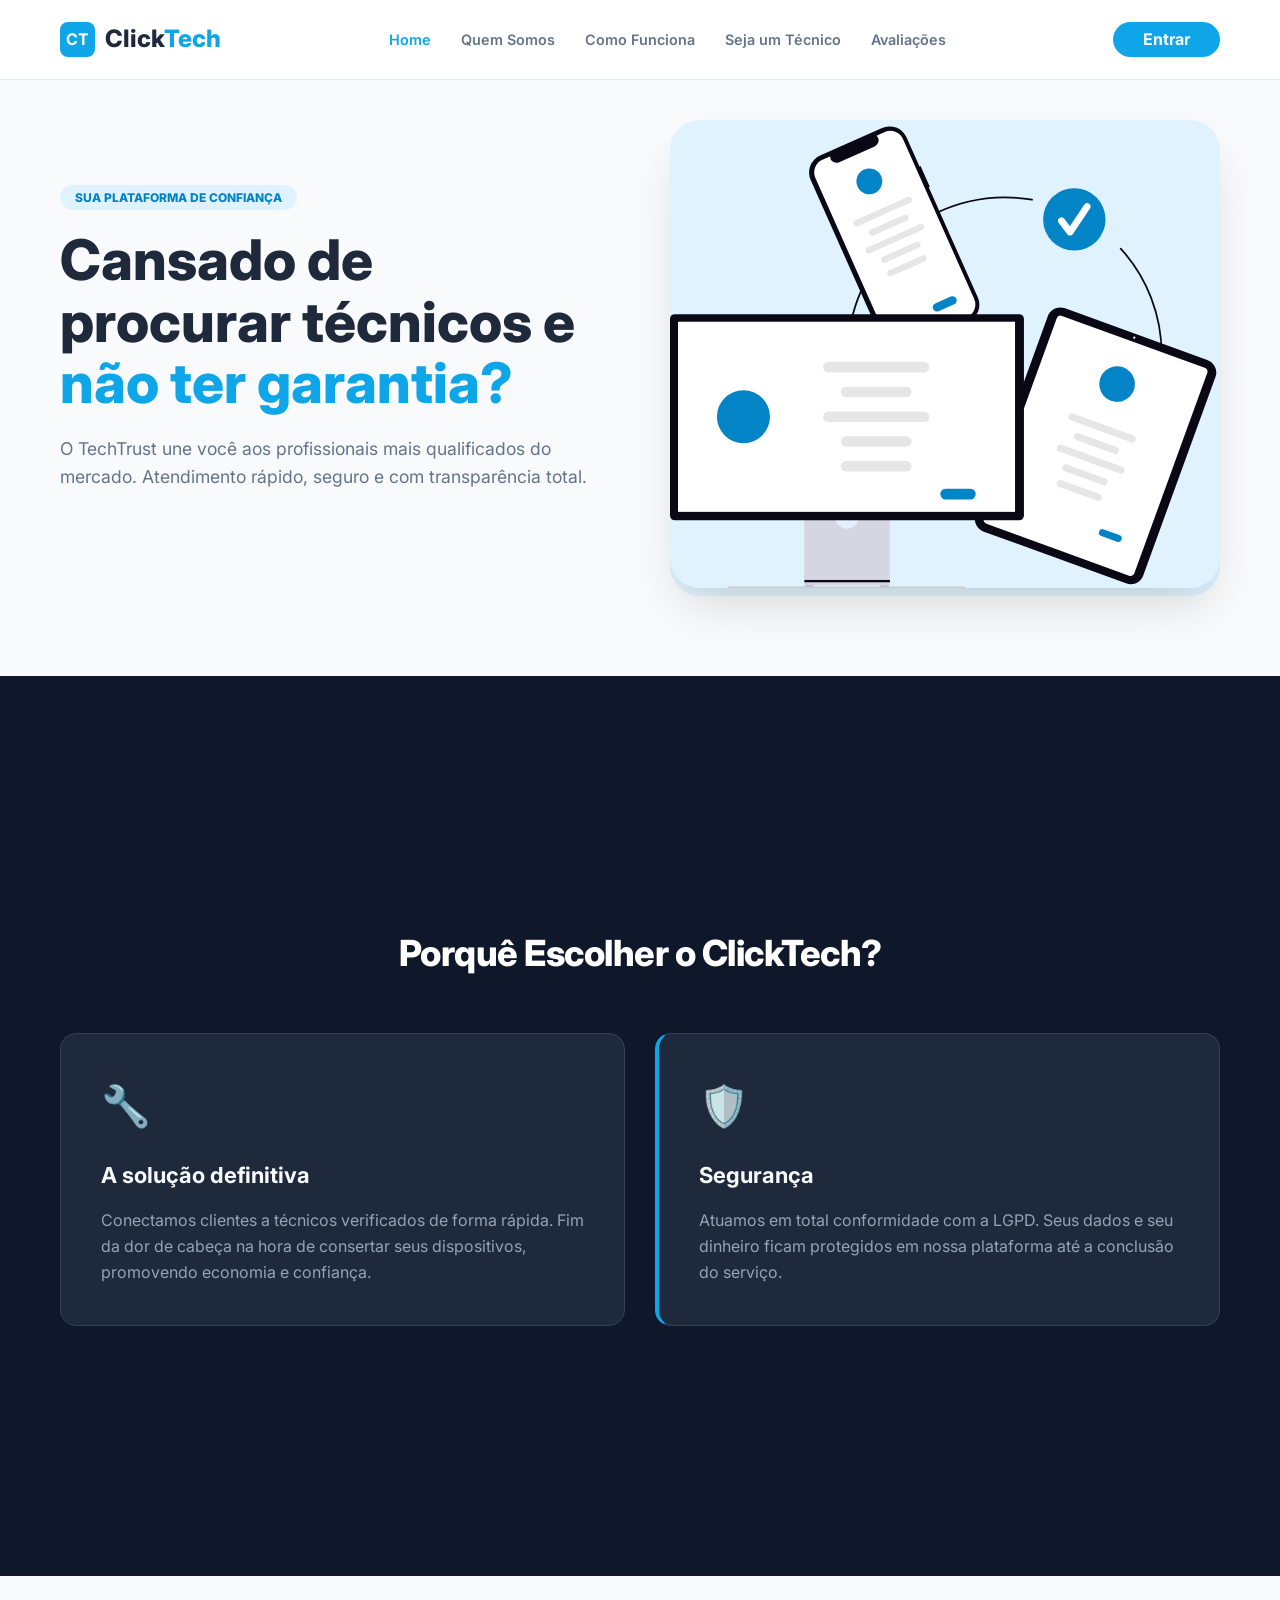
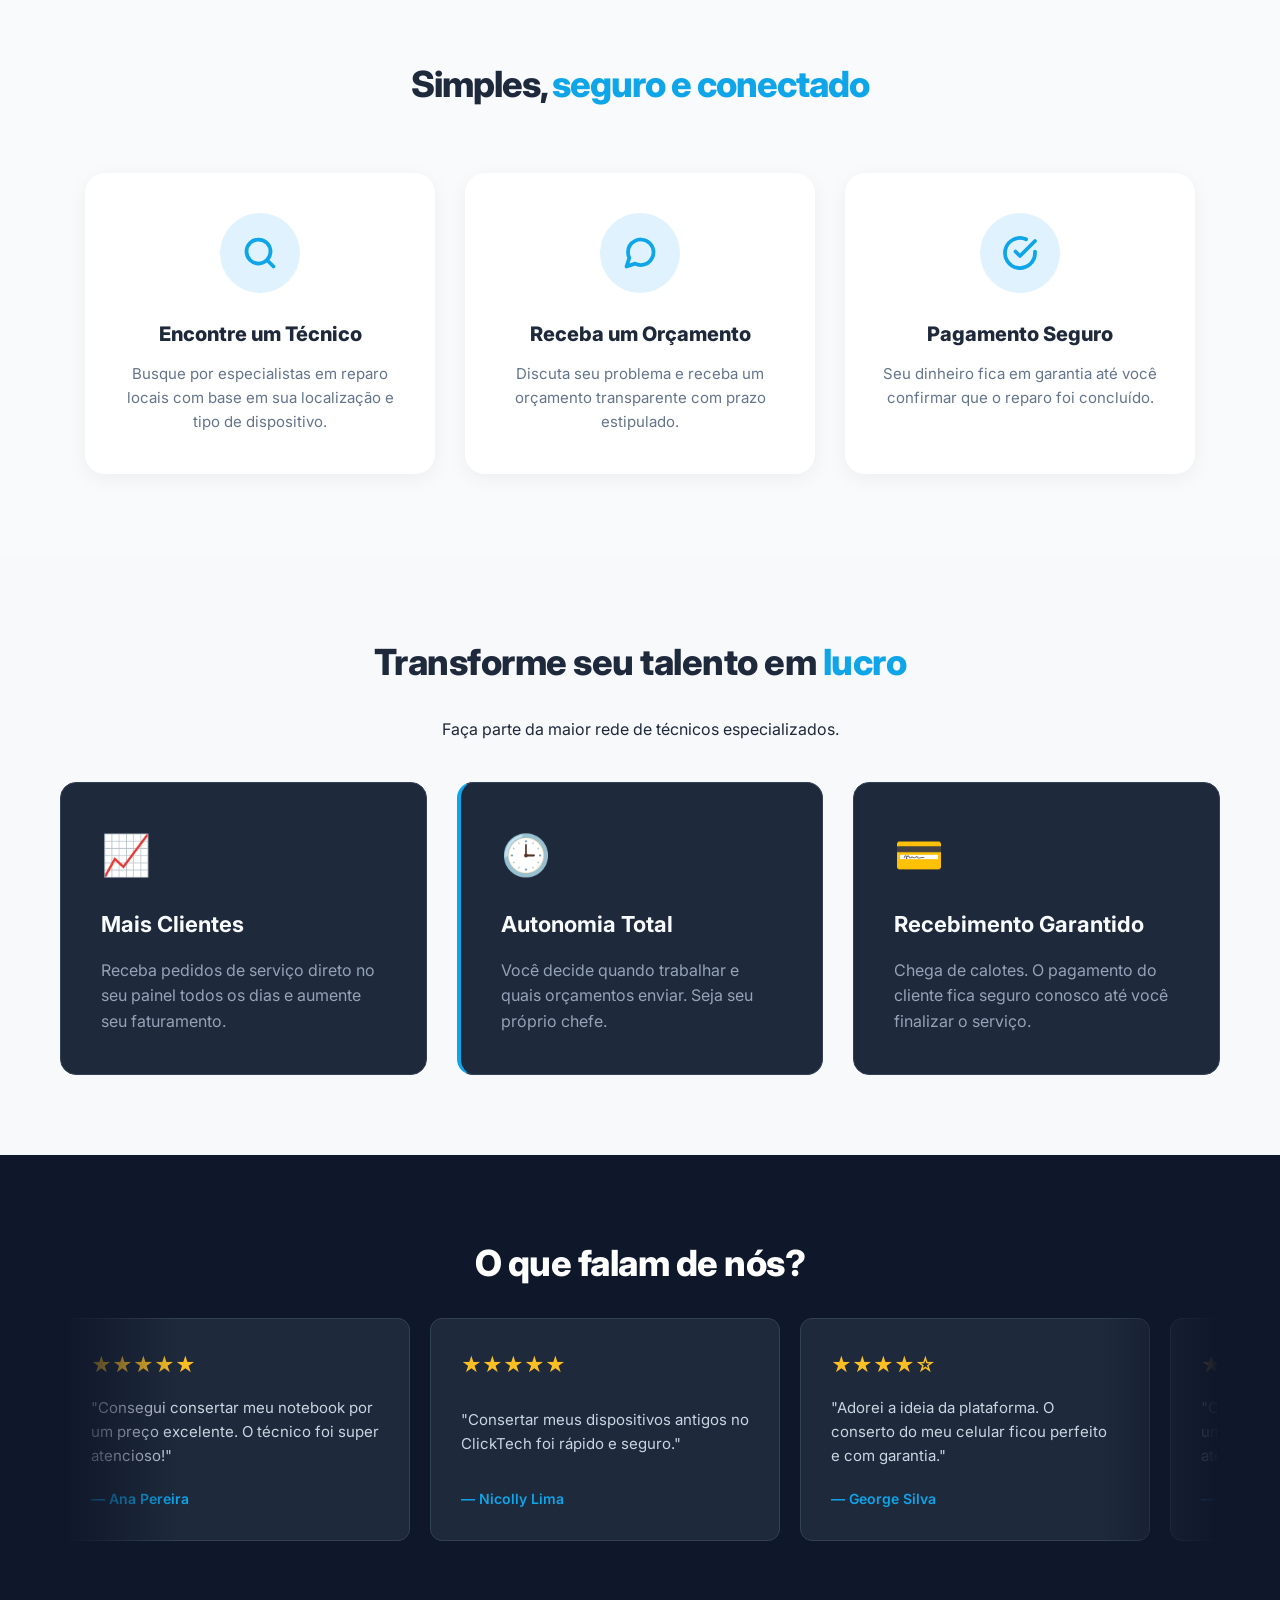
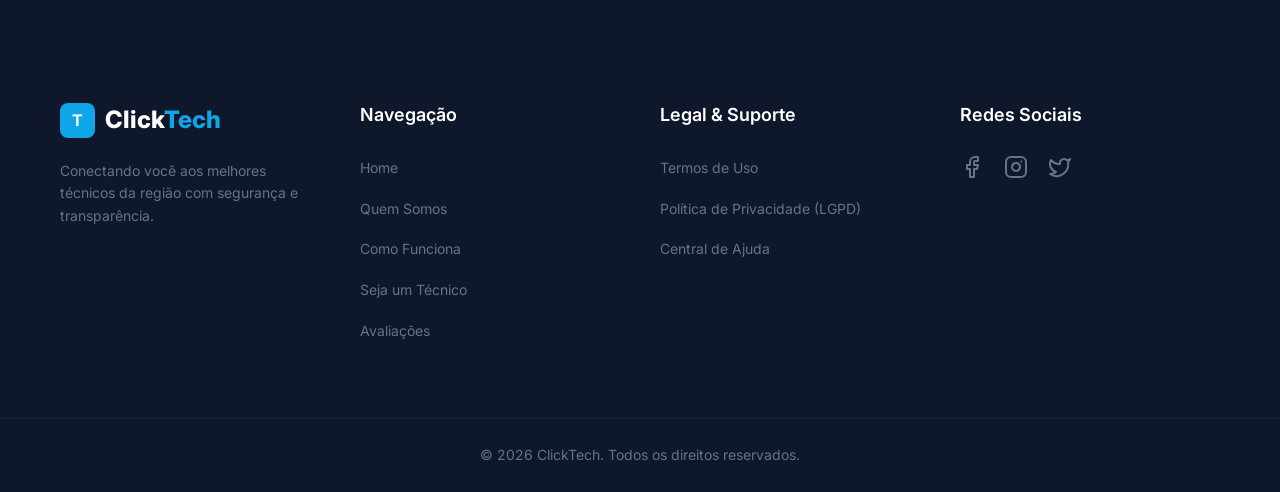
<file: index.html>
<!doctype html>
<html lang="pt-br">
  <head>
    <meta charset="UTF-8" />
    <meta name="viewport" content="width=device-width, initial-scale=1.0" />
    <title>ClickTech | Assistência Técnica de Confiança</title>
    <link
      href="https://fonts.googleapis.com/css2?family=Inter:wght@400;600;800&display=swap"
      rel="stylesheet"
    />
    <link rel="apple-touch-icon" sizes="180x180" href=" img/apple-touch-icon.png" />
    <link rel="icon" type="image/png" sizes="32x32" href="img/favicon-32x32.png" />
    <link rel="icon" type="image/png" sizes="16x16" href="img/favicon-16x16.png" />
    <link rel="manifest" href="img/site.webmanifest" />
    <link rel="stylesheet" href="estilos/style.css" />
  </head>
  <body>
    <nav class="navbar">
      <div class="container nav-content">
        <div class="logo">
          <div class="logo-icon">CT</div>
          <span class="logo-text">Click<span>Tech</span></span>
        </div>

        <div class="menu-toggle" id="mobile-menu">
          <span class="bar"></span>
          <span class="bar"></span>
          <span class="bar"></span>
        </div>

        <ul class="nav-links" id="nav-links">
          <li><a href="#" class="active">Home</a></li>
          <li><a href="#quem-somos">Quem Somos</a></li>
          <li><a href="#como-funciona">Como Funciona</a></li>
          <li><a href="#seja-tecnico">Seja um Técnico</a></li>
          <li><a href="#avaliacoes">Avaliações</a></li>
          <li class="mobile-only">
            <a
              href="login.html"
              class="btn-primary"
              style="text-decoration: none"
              >Entrar</a
            >
          </li>
        </ul>

        <div class="nav-actions desktop-only">
          <a
            href="login.html"
            class="btn-primary"
            style="
              text-decoration: none;
              display: inline-flex;
              align-items: center;
              justify-content: center;
            "
            >Entrar</a
          >
        </div>
      </div>
    </nav>

    <main class="hero">
      <div class="container hero-grid">
        <div class="hero-text">
          <span class="badge">Sua plataforma de confiança</span>
          <h1>
            Cansado de procurar técnicos e
            <span class="highlight">não ter garantia?</span>
          </h1>
          <p>
            O TechTrust une você aos profissionais mais qualificados do mercado.
            Atendimento rápido, seguro e com transparência total.
          </p>
        </div>

        <div class="hero-image">
          <div class="image-wrapper">
            <img src="img/inicio.svg" alt="Técnico ClickTech" />
          </div>
        </div>
      </div>
    </main>

    <section id="quem-somos" class="bg-dark text-white">
      <div class="container">
        <h2 class="section-title text-center text-white mb-5">
          Porquê Escolher o ClickTech?
        </h2>
        <br />

        <div class="quem-somos-grid">
          <div class="qs-card">
            <div class="qs-icon">🔧</div>
            <h3>A solução definitiva</h3>
            <p>
              Conectamos clientes a técnicos verificados de forma rápida. Fim da
              dor de cabeça na hora de consertar seus dispositivos, promovendo
              economia e confiança.
            </p>
          </div>
          <div class="qs-card qs-highlight">
            <div class="qs-icon">🛡️</div>
            <h3>Segurança</h3>
            <p>
              Atuamos em total conformidade com a LGPD. Seus dados e seu
              dinheiro ficam protegidos em nossa plataforma até a conclusão do
              serviço.
            </p>
          </div>
        </div>
      </div>
    </section>

    <section id="como-funciona" class="section-padding">
      <div class="container">
        <h2 class="section-title text-center">
          Simples, <span class="highlight-color">seguro e conectado</span>
        </h2>

        <div class="steps-wrapper">
          <div class="step-box">
            <div class="icon-wrapper">
              <svg
                xmlns="http://www.w3.org/2000/svg"
                viewBox="0 0 24 24"
                fill="none"
                stroke-linecap="round"
                stroke-linejoin="round"
              >
                <circle cx="11" cy="11" r="8"></circle>
                <line x1="21" y1="21" x2="16.65" y2="16.65"></line>
              </svg>
            </div>
            <div class="step-text">
              <h4>Encontre um Técnico</h4>
              <p>
                Busque por especialistas em reparo locais com base em sua
                localização e tipo de dispositivo.
              </p>
            </div>
          </div>

          <div class="step-box">
            <div class="icon-wrapper">
              <svg
                xmlns="http://www.w3.org/2000/svg"
                viewBox="0 0 24 24"
                fill="none"
                stroke-linecap="round"
                stroke-linejoin="round"
              >
                <path
                  d="M21 11.5a8.38 8.38 0 0 1-.9 3.8 8.5 8.5 0 0 1-7.6 4.7 8.38 8.38 0 0 1-3.8-.9L3 21l1.9-5.7a8.38 8.38 0 0 1-.9-3.8 8.5 8.5 0 0 1 4.7-7.6 8.38 8.38 0 0 1 3.8-.9h.5a8.48 8.48 0 0 1 8 8v.5z"
                ></path>
              </svg>
            </div>
            <div class="step-text">
              <h4>Receba um Orçamento</h4>
              <p>
                Discuta seu problema e receba um orçamento transparente com
                prazo estipulado.
              </p>
            </div>
          </div>

          <div class="step-box">
            <div class="icon-wrapper">
              <svg
                xmlns="http://www.w3.org/2000/svg"
                viewBox="0 0 24 24"
                fill="none"
                stroke-linecap="round"
                stroke-linejoin="round"
              >
                <path d="M22 11.08V12a10 10 0 1 1-5.93-9.14"></path>
                <polyline points="22 4 12 14.01 9 11.01"></polyline>
              </svg>
            </div>
            <div class="step-text">
              <h4>Pagamento Seguro</h4>
              <p>
                Seu dinheiro fica em garantia até você confirmar que o reparo
                foi concluído.
              </p>
            </div>
          </div>
        </div>
      </div>
    </section>

    <section
      id="seja-tecnico"
      class="section-padding"
      style="background-color: #f8f9fa"
    >
      <div class="container">
        <h2 class="section-title text-center">
          Transforme seu talento em <span class="highlight">lucro</span>
        </h2>
        <p class="text-center mb-5">
          Faça parte da maior rede de técnicos especializados.
        </p>

        <div class="quem-somos-grid">
          <div class="qs-card">
            <div class="qs-icon">📈</div>
            <h3>Mais Clientes</h3>
            <p>
              Receba pedidos de serviço direto no seu painel todos os dias e
              aumente seu faturamento.
            </p>
          </div>
          <div class="qs-card qs-highlight">
            <div class="qs-icon">🕒</div>
            <h3>Autonomia Total</h3>
            <p>
              Você decide quando trabalhar e quais orçamentos enviar. Seja seu
              próprio chefe.
            </p>
          </div>
          <div class="qs-card">
            <div class="qs-icon">💳</div>
            <h3>Recebimento Garantido</h3>
            <p>
              Chega de calotes. O pagamento do cliente fica seguro conosco até
              você finalizar o serviço.
            </p>
          </div>
        </div>
      </div>
    </section>

    <section
      id="avaliacoes"
      class="bg-dark text-white section-padding overflow-hidden"
    >
      <div class="container">
        <h2 class="section-title text-center text-white mb-5">
          O que falam de nós?
        </h2>

        <div class="carousel-container">
          <div class="carousel-track">
            <div class="review-card">
              <div class="stars">★★★★★</div>
              <p>
                "Consegui consertar meu notebook por um preço excelente. O
                técnico foi super atencioso!"
              </p>
              <span class="review-author">— Ana Pereira</span>
            </div>
            <div class="review-card">
              <div class="stars">★★★★★</div>
              <p>
                "Consertar meus dispositivos antigos no ClickTech foi rápido e
                seguro."
              </p>
              <span class="review-author">— Nicolly Lima</span>
            </div>
            <div class="review-card">
              <div class="stars">★★★★☆</div>
              <p>
                "Adorei a ideia da plataforma. O conserto do meu celular ficou
                perfeito e com garantia."
              </p>
              <span class="review-author">— George Silva</span>
            </div>
            <div class="review-card">
              <div class="stars">★★★★★</div>
              <p>
                "Consegui consertar meu notebook por um preço excelente. O
                técnico foi super atencioso!"
              </p>
              <span class="review-author">— Camila Rocha</span>
            </div>
            <div class="review-card">
              <div class="stars">★★★★★</div>
              <p>
                "Consertar meus dispositivos antigos no ClickTech foi rápido e
                seguro."
              </p>
              <span class="review-author">— Fernando Pereira</span>
            </div>
            <div class="review-card">
              <div class="stars">★★★★☆</div>
              <p>
                "Adorei a ideia da plataforma. O conserto do meu celular ficou
                perfeito e com garantia."
              </p>
              <span class="review-author">— Maria Silva</span>
            </div>
          </div>
        </div>
      </div>
    </section>

    <footer class="footer">
      <div class="container footer-grid">
        <div class="footer-brand">
          <div class="logo">
            <div class="logo-icon">T</div>
            <span class="logo-text text-white">Click<span>Tech</span></span>
          </div>
          <p>
            Conectando você aos melhores técnicos da região com segurança e
            transparência.
          </p>
        </div>

        <div class="footer-links">
          <h4>Navegação</h4>
          <ul>
            <li><a href="#" class="active">Home</a></li>
            <li><a href="#quem-somos">Quem Somos</a></li>
            <li><a href="#como-funciona">Como Funciona</a></li>
            <li><a href="#seja-tecnico">Seja um Técnico</a></li>
            <li><a href="#avaliacoes">Avaliações</a></li>
          </ul>
        </div>

        <div class="footer-legal">
          <h4>Legal & Suporte</h4>
          <ul>
            <li><a href="#">Termos de Uso</a></li>
            <li><a href="#">Política de Privacidade (LGPD)</a></li>
            <li><a href="#">Central de Ajuda</a></li>
          </ul>
        </div>

        <div class="footer-social">
          <h4>Redes Sociais</h4>
          <div class="social-icons">
            <svg
              xmlns="http://www.w3.org/2000/svg"
              viewBox="0 0 24 24"
              fill="none"
              stroke-width="2"
              stroke-linecap="round"
              stroke-linejoin="round"
            >
              <path
                d="M18 2h-3a5 5 0 0 0-5 5v3H7v4h3v8h4v-8h3l1-4h-4V7a1 1 0 0 1 1-1h3z"
              ></path>
            </svg>
            <svg
              xmlns="http://www.w3.org/2000/svg"
              viewBox="0 0 24 24"
              fill="none"
              stroke-width="2"
              stroke-linecap="round"
              stroke-linejoin="round"
            >
              <rect x="2" y="2" width="20" height="20" rx="5" ry="5"></rect>
              <path d="M16 11.37A4 4 0 1 1 12.63 8 4 4 0 0 1 16 11.37z"></path>
              <line x1="17.5" y1="6.5" x2="17.51" y2="6.5"></line>
            </svg>
            <svg
              xmlns="http://www.w3.org/2000/svg"
              viewBox="0 0 24 24"
              fill="none"
              stroke-width="2"
              stroke-linecap="round"
              stroke-linejoin="round"
            >
              <path
                d="M22 4s-.7 2.1-2 3.4c1.6 10-9.4 17.3-18 11.6 2.2.1 4.4-.6 6-2C3 15.5.5 9.6 3 5c2.2 2.6 5.6 4.1 9 4-.9-4.2 4-6.6 7-3.8 1.1 0 3-1.2 3-1.2z"
              ></path>
            </svg>
          </div>
        </div>
      </div>
      <div class="footer-bottom">
        <div class="container">
          <p>© 2026 ClickTech. Todos os direitos reservados.</p>
        </div>
      </div>
    </footer>

    <div vw class="enabled">
      <div vw-access-button class="active"></div>
      <div vw-plugin-wrapper>
        <div class="vw-plugin-top-wrapper"></div>
      </div>
    </div>
    <script src="https://vlibras.gov.br/app/vlibras-plugin.js"></script>
    <script>
      new window.VLibras.Widget("https://vlibras.gov.br/app");
    </script>

    <script src="scripts/home.js"></script>
  </body>
</html>
</file>
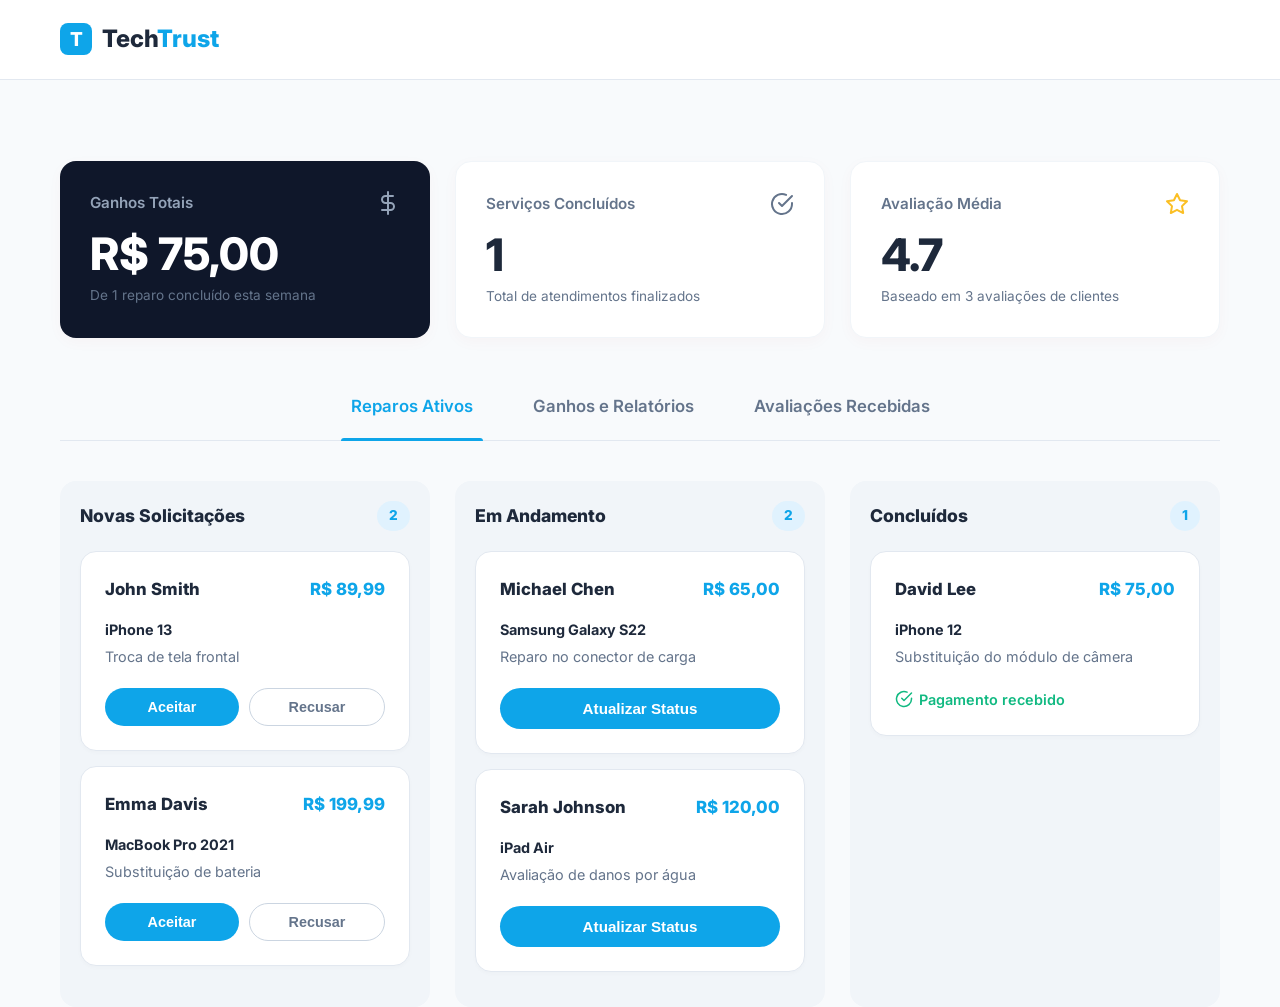
<file: tecnico/index.html>
<!doctype html>
<html lang="pt-PT">
  <head>
    <meta charset="UTF-8" />
    <meta name="viewport" content="width=device-width, initial-scale=1.0" />
    <title>TechTrust | Portal do Técnico</title>
    <link
      href="https://fonts.googleapis.com/css2?family=Inter:wght@400;600;800&display=swap"
      rel="stylesheet"
    />
    <style>
      /* Configurações Globais */
      :root {
        --primary-blue: #0ea5e9;
        --dark-blue: #0284c7;
        --text-main: #1e293b;
        --text-light: #64748b;
        --white: #ffffff;
        --bg-gray: #f8fafc;
        --bg-dark: #0f172a;
      }

      * {
        margin: 0;
        padding: 0;
        box-sizing: border-box;
      }

      body {
        font-family: "Inter", sans-serif;
        background-color: var(--bg-gray);
        color: var(--text-main);
        line-height: 1.6;
      }

      /* Navbar Fixa */
      .navbar {
        position: fixed;
        top: 0;
        left: 0;
        width: 100%;
        height: 80px;
        background: rgba(255, 255, 255, 0.95);
        backdrop-filter: blur(10px);
        border-bottom: 1px solid #e2e8f0;
        z-index: 1000;
        display: flex;
        align-items: center;
      }

      .container {
        width: 100%;
        max-width: 1200px;
        margin: 0 auto;
        padding: 0 20px;
      }

      .nav-content {
        display: flex;
        justify-content: space-between;
        align-items: center;
        width: 100%;
      }

      /* Logo */
      .logo {
        display: flex;
        align-items: center;
        gap: 10px;
      }

      .logo-icon {
        background: var(--primary-blue);
        color: white;
        width: 32px;
        height: 32px;
        border-radius: 8px;
        display: flex;
        align-items: center;
        justify-content: center;
        font-weight: 800;
        font-size: 1.2rem;
      }

      .logo-text {
        font-size: 1.5rem;
        font-weight: 800;
        color: var(--text-main);
      }

      .logo-text span {
        color: var(--primary-blue);
      }

      /* Botões */
      .btn-primary {
        background: var(--primary-blue);
        color: white;
        border: none;
        padding: 10px 24px;
        border-radius: 50px;
        font-weight: 700;
        font-size: 0.9rem;
        cursor: pointer;
        transition:
          background 0.3s,
          transform 0.2s;
        text-decoration: none;
        display: inline-flex;
        align-items: center;
        justify-content: center;
      }

      .btn-primary:hover {
        background: var(--dark-blue);
        transform: translateY(-2px);
      }

      .btn-outline {
        background: transparent;
        color: var(--text-light);
        border: 1px solid #cbd5e1;
        padding: 8px 20px;
        border-radius: 50px;
        font-weight: 600;
        font-size: 0.9rem;
        cursor: pointer;
        transition: all 0.3s;
        text-decoration: none;
      }

      .btn-outline:hover {
        border-color: var(--text-main);
        color: var(--text-main);
      }

      /* Layout Principal - CORREÇÃO 1: Afastamento do menu */
      main {
        padding-top: 120px; /* Dá espaço para a navbar fixa de 80px */
        padding-bottom: 80px;
      }

      /* Cartões de Resumo */
      .summary-grid {
        display: grid;
        grid-template-columns: repeat(3, 1fr);
        gap: 25px;
        margin-bottom: 50px;
        margin-top: 50px;
      }

      .summary-card {
        background: var(--white);
        padding: 30px;
        border-radius: 16px;
        box-shadow: 0 4px 15px rgba(186, 19, 19, 0.03);
        display: flex;
        flex-direction: column;
        border: 1px solid #f1f5f9;
        margin-top: 30%;
      }

      .summary-card.highlight {
        background: var(--bg-dark);
        color: var(--white);
        border: none;
      }

      .summary-header {
        display: flex;
        justify-content: space-between;
        align-items: center;
        font-size: 0.95rem;
        font-weight: 600;
        color: var(--text-light);
        margin-bottom: 15px;
      }

      .summary-card.highlight .summary-header {
        color: #94a3b8;
      }

      .summary-value {
        font-size: 2.8rem;
        font-weight: 800;
        margin-bottom: 5px;
        color: var(--text-main);
        line-height: 1.1;
      }

      .summary-card.highlight .summary-value {
        color: var(--white);
      }

      .summary-subtitle {
        font-size: 0.85rem;
        color: var(--text-light);
      }

      /* Abas / Menu Interno - CORREÇÃO 3: Centralização */
      .tabs {
        display: flex;
        justify-content: center; /* Centraliza os separadores */
        gap: 40px; /* Aumenta o espaço entre eles para respirarem melhor */
        margin-bottom: 40px;
        border-bottom: 1px solid #e2e8f0;
        padding-bottom: 15px;
      }

      .tab {
        color: var(--text-light);
        font-weight: 600;
        font-size: 1.05rem;
        cursor: pointer;
        padding: 5px 10px;
        transition: color 0.3s;
        position: relative;
      }

      .tab.active,
      .tab:hover {
        color: var(--primary-blue);
      }

      .tab.active::after {
        content: "";
        position: absolute;
        bottom: -16px; /* Ajustado para bater certo com a margem do border-bottom */
        left: 0;
        width: 100%;
        height: 3px;
        background: var(--primary-blue);
        border-radius: 3px 3px 0 0;
      }

      /* Quadro Kanban */
      .kanban-board {
        display: grid;
        grid-template-columns: repeat(3, 1fr);
        gap: 25px;
      }

      .kanban-column {
        background: #f1f5f9;
        border-radius: 16px;
        padding: 20px;
      }

      .column-header {
        display: flex;
        justify-content: space-between;
        align-items: center;
        margin-bottom: 20px;
        font-weight: 800;
        color: var(--text-main);
        font-size: 1.1rem;
      }

      .badge-count {
        background: #e0f2fe;
        color: var(--primary-blue);
        padding: 4px 12px;
        border-radius: 20px;
        font-size: 0.85rem;
        font-weight: 800;
      }

      /* Cartões de Tarefa */
      .task-card {
        background: var(--white);
        padding: 24px;
        border-radius: 16px;
        box-shadow: 0 2px 4px rgba(0, 0, 0, 0.02);
        border: 1px solid #e2e8f0;
        margin-bottom: 15px;
        transition:
          transform 0.2s ease,
          border-color 0.2s;
      }

      .task-card:hover {
        transform: translateY(-2px);
        border-color: #cbd5e1;
      }

      .task-header {
        display: flex;
        justify-content: space-between;
        margin-bottom: 15px;
      }

      .task-name {
        font-weight: 800;
        color: var(--text-main);
        font-size: 1.05rem;
      }
      .task-price {
        color: var(--primary-blue);
        font-weight: 800;
        font-size: 1.05rem;
      }

      .task-details {
        font-size: 0.9rem;
        color: var(--text-light);
        margin-bottom: 20px;
        line-height: 1.6;
      }

      .task-details strong {
        color: var(--text-main);
        display: block;
        margin-bottom: 4px;
      }

      .btn-group {
        display: flex;
        gap: 10px;
      }

      .btn-group button,
      .btn-group a {
        flex: 1;
        padding: 10px;
        font-size: 0.9rem;
      }

      .btn-block {
        width: 100%;
        padding: 12px;
        font-size: 0.95rem;
      }

      .status-text {
        color: #10b981;
        font-size: 0.9rem;
        font-weight: 600;
        display: flex;
        align-items: center;
        gap: 6px;
        margin-top: 10px;
      }
    </style>
  </head>
  <body>
    <nav class="navbar">
      <div class="container nav-content">
        <div class="logo">
          <div class="logo-icon">T</div>
          <span class="logo-text">Tech<span>Trust</span></span>
        </div>
    <!-- <a href="#" class="btn-outline">Sair do Painel</a>  -->
      </div>
    </nav>

    <main class="container">
      <div class="summary-grid">
        <div class="summary-card highlight">
          <div class="summary-header">
            <span>Ganhos Totais</span>
            <svg
              viewBox="0 0 24 24"
              width="24"
              height="24"
              fill="none"
              stroke="currentColor"
              stroke-width="2"
              stroke-linecap="round"
              stroke-linejoin="round"
            >
              <line x1="12" y1="1" x2="12" y2="23"></line>
              <path
                d="M17 5H9.5a3.5 3.5 0 0 0 0 7h5a3.5 3.5 0 0 1 0 7H6"
              ></path>
            </svg>
          </div>
          <div class="summary-value">R$ 75,00</div>
          <div class="summary-subtitle">De 1 reparo concluído esta semana</div>
        </div>
        <div class="summary-card">
          <div class="summary-header">
            <span>Serviços Concluídos</span>
            <svg
              viewBox="0 0 24 24"
              width="24"
              height="24"
              fill="none"
              stroke="currentColor"
              stroke-width="2"
              stroke-linecap="round"
              stroke-linejoin="round"
            >
              <path d="M22 11.08V12a10 10 0 1 1-5.93-9.14"></path>
              <polyline points="22 4 12 14.01 9 11.01"></polyline>
            </svg>
          </div>
          <div class="summary-value">1</div>
          <div class="summary-subtitle">Total de atendimentos finalizados</div>
        </div>
        <div class="summary-card">
          <div class="summary-header">
            <span>Avaliação Média</span>
            <svg
              viewBox="0 0 24 24"
              width="24"
              height="24"
              fill="none"
              stroke="#fbbf24"
              stroke-width="2"
              stroke-linecap="round"
              stroke-linejoin="round"
            >
              <polygon
                points="12 2 15.09 8.26 22 9.27 17 14.14 18.18 21.02 12 17.77 5.82 21.02 7 14.14 2 9.27 8.91 8.26 12 2"
              ></polygon>
            </svg>
          </div>
          <div class="summary-value">4.7</div>
          <div class="summary-subtitle">
            Baseado em 3 avaliações de clientes
          </div>
        </div>
      </div>

      <div class="tabs">
        <div class="tab active">Reparos Ativos</div>
        <div class="tab">Ganhos e Relatórios</div>
        <div class="tab">Avaliações Recebidas</div>
      </div>

      <div class="kanban-board">
        <div class="kanban-column">
          <div class="column-header">
            Novas Solicitações
            <span class="badge-count">2</span>
          </div>

          <div class="task-card">
            <div class="task-header">
              <span class="task-name">John Smith</span>
              <span class="task-price">R$ 89,99</span>
            </div>
            <div class="task-details">
              <strong>iPhone 13</strong>
              Troca de tela frontal
            </div>
            <div class="btn-group">
              <button class="btn-primary">Aceitar</button>
              <button class="btn-outline">Recusar</button>
            </div>
          </div>

          <div class="task-card">
            <div class="task-header">
              <span class="task-name">Emma Davis</span>
              <span class="task-price">R$ 199,99</span>
            </div>
            <div class="task-details">
              <strong>MacBook Pro 2021</strong>
              Substituição de bateria
            </div>
            <div class="btn-group">
              <button class="btn-primary">Aceitar</button>
              <button class="btn-outline">Recusar</button>
            </div>
          </div>
        </div>

        <div class="kanban-column">
          <div class="column-header">
            Em Andamento
            <span class="badge-count">2</span>
          </div>

          <div class="task-card">
            <div class="task-header">
              <span class="task-name">Michael Chen</span>
              <span class="task-price">R$ 65,00</span>
            </div>
            <div class="task-details">
              <strong>Samsung Galaxy S22</strong>
              Reparo no conector de carga
            </div>
            <button class="btn-primary btn-block">Atualizar Status</button>
          </div>

          <div class="task-card">
            <div class="task-header">
              <span class="task-name">Sarah Johnson</span>
              <span class="task-price">R$ 120,00</span>
            </div>
            <div class="task-details">
              <strong>iPad Air</strong>
              Avaliação de danos por água
            </div>
            <button class="btn-primary btn-block">Atualizar Status</button>
          </div>
        </div>

        <div class="kanban-column">
          <div class="column-header">
            Concluídos
            <span class="badge-count">1</span>
          </div>

          <div class="task-card">
            <div class="task-header">
              <span class="task-name">David Lee</span>
              <span class="task-price">R$ 75,00</span>
            </div>
            <div class="task-details">
              <strong>iPhone 12</strong>
              Substituição do módulo de câmera
            </div>
            <div class="status-text">
              <svg
                viewBox="0 0 24 24"
                width="18"
                height="18"
                fill="none"
                stroke="currentColor"
                stroke-width="2"
                stroke-linecap="round"
                stroke-linejoin="round"
              >
                <path d="M22 11.08V12a10 10 0 1 1-5.93-9.14"></path>
                <polyline points="22 4 12 14.01 9 11.01"></polyline>
              </svg>
              Pagamento recebido
            </div>
          </div>
        </div>
      </div>
    </main>
  </body>
</html>
</file>
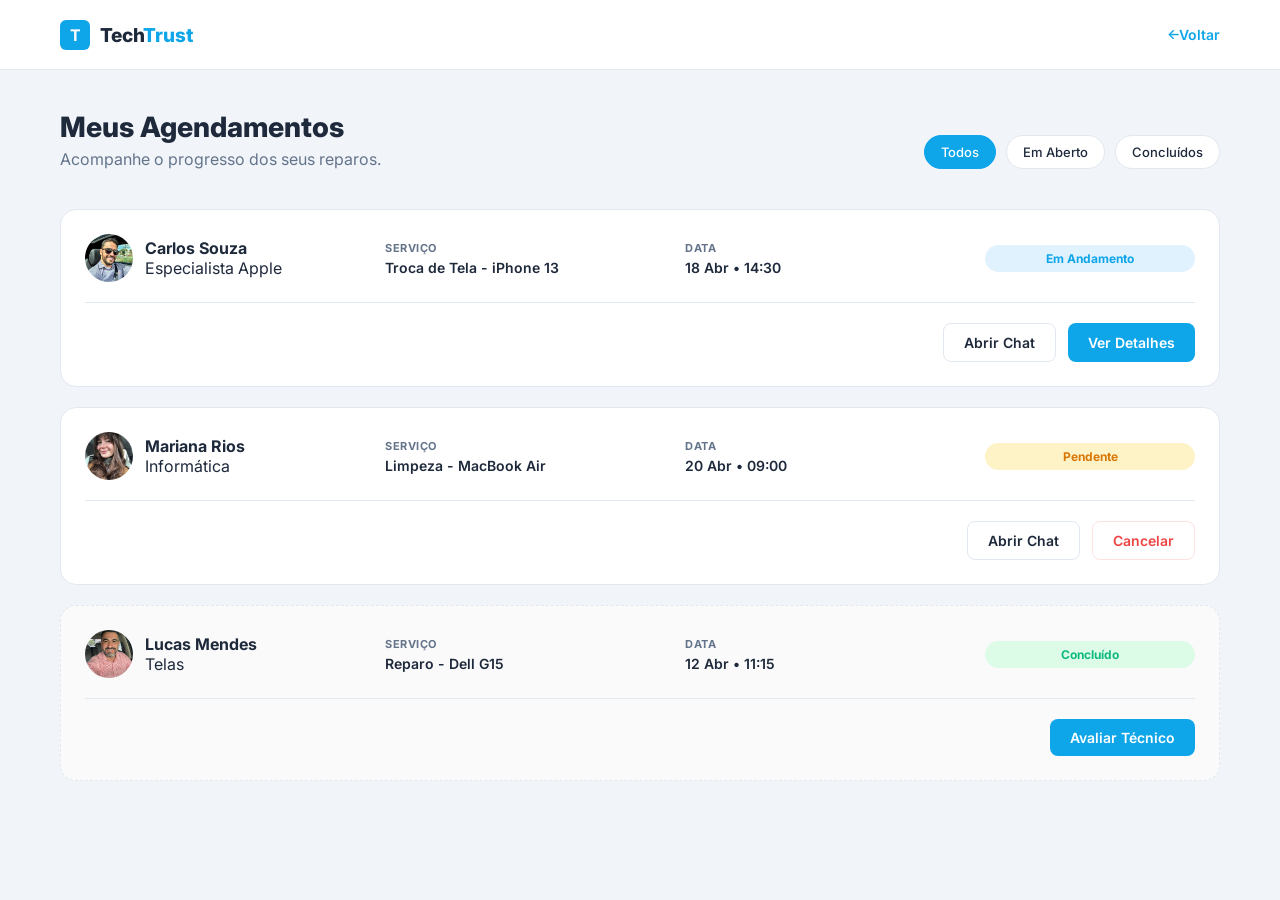
<file: agendamentos.html>
<!doctype html>
<html lang="pt-br">
  <head>
    <meta charset="UTF-8" />
    <meta name="viewport" content="width=device-width, initial-scale=1.0" />
    <title>TechTrust | Meus Agendamentos</title>
    <link href="https://fonts.googleapis.com/css2?family=Inter:wght@400;500;600;700;800&display=swap" rel="stylesheet"/>
    <link rel="stylesheet" href="estilos/agendamentos.css">
    <link rel="apple-touch-icon" sizes="180x180" href=" img/apple-touch-icon.png" />
    <link rel="icon" type="image/png" sizes="32x32" href="img/favicon-32x32.png" />
    <link rel="icon" type="image/png" sizes="16x16" href="img/favicon-16x16.png" />
    <link rel="manifest" href="img/site.webmanifest" />
  </head>
  <body class="dashboard-body">
    <nav class="dash-navbar">
      <div class="dash-nav-container">
        <div
          class="logo"
          onclick="window.location.href = 'index.html'"
          style="cursor: pointer"
        >
          <div class="logo-icon">T</div>
          <span class="logo-text">Tech<span>Trust</span></span>
        </div>
        <div class="user-menu">
          <div
            class="user-profile"
            onclick="window.location.href = 'dashboard.html'"
          >
            <span style="color: var(--primary-blue); font-weight: 600"
              >←Voltar</span
            >
          </div>
        </div>
      </div>
    </nav>

    <main class="dash-main">
      <header class="dash-header">
        <div>
          <h1>Meus Agendamentos</h1>
          <p>Acompanhe o progresso dos seus reparos.</p>
        </div>
        <div class="filters">
          <button class="filter-btn active" data-filter="todos">Todos</button>
          <button class="filter-btn" data-filter="em-aberto">Em Aberto</button>
          <button class="filter-btn" data-filter="concluidos">
            Concluídos
          </button>
        </div>
      </header>

      <div class="appointments-list">
        <div class="appointment-card">
          <div class="appointment-main">
            <div class="tech-brief">
              <img
                src="img/download (5).jpg"
                alt="Carlos"
                class="mini-avatar"
              />
              <div>
                <h4>Carlos Souza</h4>
                <span>Especialista Apple</span>
              </div>
            </div>
            <div class="service-info">
              <p class="label">Serviço</p>
              <p class="value">Troca de Tela - iPhone 13</p>
            </div>
            <div class="date-info">
              <p class="label">Data</p>
              <p class="value">18 Abr • 14:30</p>
            </div>
            <div class="status-box">
              <span class="status-badge progress">Em Andamento</span>
            </div>
          </div>
          <div class="appointment-actions">
            <button class="btn-outline btn-chat">Abrir Chat</button>
            <button class="btn-primary btn-detalhes">Ver Detalhes</button>
          </div>
        </div>

        <div class="appointment-card">
          <div class="appointment-main">
            <div class="tech-brief">
              <img
                src="img/download (8).jpg"
                alt="Mariana"
                class="mini-avatar"
              />
              <div>
                <h4>Mariana Rios</h4>
                <span>Informática</span>
              </div>
            </div>
            <div class="service-info">
              <p class="label">Serviço</p>
              <p class="value">Limpeza - MacBook Air</p>
            </div>
            <div class="date-info">
              <p class="label">Data</p>
              <p class="value">20 Abr • 09:00</p>
            </div>
            <div class="status-box">
              <span class="status-badge pending">Pendente</span>
            </div>
          </div>
          <div class="appointment-actions">
            <button class="btn-outline btn-chat">Abrir Chat</button>
            <button class="btn-outline-danger">Cancelar</button>
          </div>
        </div>

        <div class="appointment-card done">
          <div class="appointment-main">
            <div class="tech-brief">
              <img src="img/Older Men.jpg" alt="Lucas" class="mini-avatar" />
              <div>
                <h4>Lucas Mendes</h4>
                <span>Telas</span>
              </div>
            </div>
            <div class="service-info">
              <p class="label">Serviço</p>
              <p class="value">Reparo - Dell G15</p>
            </div>
            <div class="date-info">
              <p class="label">Data</p>
              <p class="value">12 Abr • 11:15</p>
            </div>
            <div class="status-box">
              <span class="status-badge completed">Concluído</span>
            </div>
          </div>
          <div class="appointment-actions">
            <button class="btn-primary btn-avaliar" data-tech="Lucas Mendes">
              Avaliar Técnico
            </button>
            <div id="modal-avaliacao" class="modal-overlay">
            <div class="modal-content evaluation-modal">
                <button class="close-modal" id="close-eval">&times;</button>
                
                <div class="eval-header">
                    <h2>Avaliar Serviço</h2>
                    <p>Sua opinião é muito importante para nós. Como foi o atendimento de <strong id="eval-tech-name">Lucas Mendes</strong>?</p>
                </div>
                
                <form id="form-avaliacao">
                    <div class="rating-container">
                        <div class="rating-stars">
                            <input type="radio" name="star" id="star5" value="5"><label for="star5">★</label>
                            <input type="radio" name="star" id="star4" value="4"><label for="star4">★</label>
                            <input type="radio" name="star" id="star3" value="3"><label for="star3">★</label>
                            <input type="radio" name="star" id="star2" value="2"><label for="star2">★</label>
                            <input type="radio" name="star" id="star1" value="1"><label for="star1">★</label>
                        </div>
                        <p class="rating-label">Toque nas estrelas para avaliar</p>
                    </div>

                    <div style="text-align:left; margin-top: 15px;">
                        <label for="eval-comment" style="font-size: 14px; font-weight: 600; display:block; margin-bottom: 5px;">Conte-nos mais (opcional)</label>
                        <textarea id="eval-comment" placeholder="O que você achou da qualidade técnica e do prazo?" style="width: 100%; min-height: 100px; padding: 15px; border-radius: 12px; border: 1.5px solid var(--border-light); background: var(--bg-gray); resize: none; font-size: 14px;"></textarea>
                    </div>

                    <div style="display: flex; gap: 12px; margin-top: 30px;">
                        <button type="button" id="cancel-eval" style="flex: 1; background: var(--white); border: 1.5px solid var(--border-light); color: var(--text-light); padding: 14px; border-radius: 10px; font-weight: 600; cursor: pointer;">Agora não</button>
                        <button type="submit" style="flex: 2; background: var(--primary-blue); color: var(--white); border: none; padding: 14px; border-radius: 10px; font-weight: 700; cursor: pointer;">Enviar</button>
                    </div>
                </form>
            </div>
        </div>
      <div id="modal-detalhes" class="modal-overlay">
        <div class="modal-content">
          <button class="close-modal" id="close-detalhes">&times;</button>
          <h2>Detalhes do Serviço</h2>
          <div style="margin-top: 20px; text-align: left">
            <div
              style="
                padding: 10px;
                background: #f0f9ff;
                border-radius: 8px;
                margin-bottom: 10px;
              "
            >
              <h4 style="color: var(--primary-blue)">✓ Feito</h4>
              <p style="font-size: 13px">Diagnóstico inicial concluído.</p>
            </div>
            <div style="padding: 10px; background: #ecfdf5; border-radius: 8px">
              <h4 style="color: var(--success-green)">⚙ Sendo feito</h4>
              <p style="font-size: 13px">
                Substituição de componentes internos.
              </p>
            </div>
          </div>
        </div>
      </div>
    </main>
    <script src="scripts/agendamentos.js"></script>
  </body>
</html>
</file>
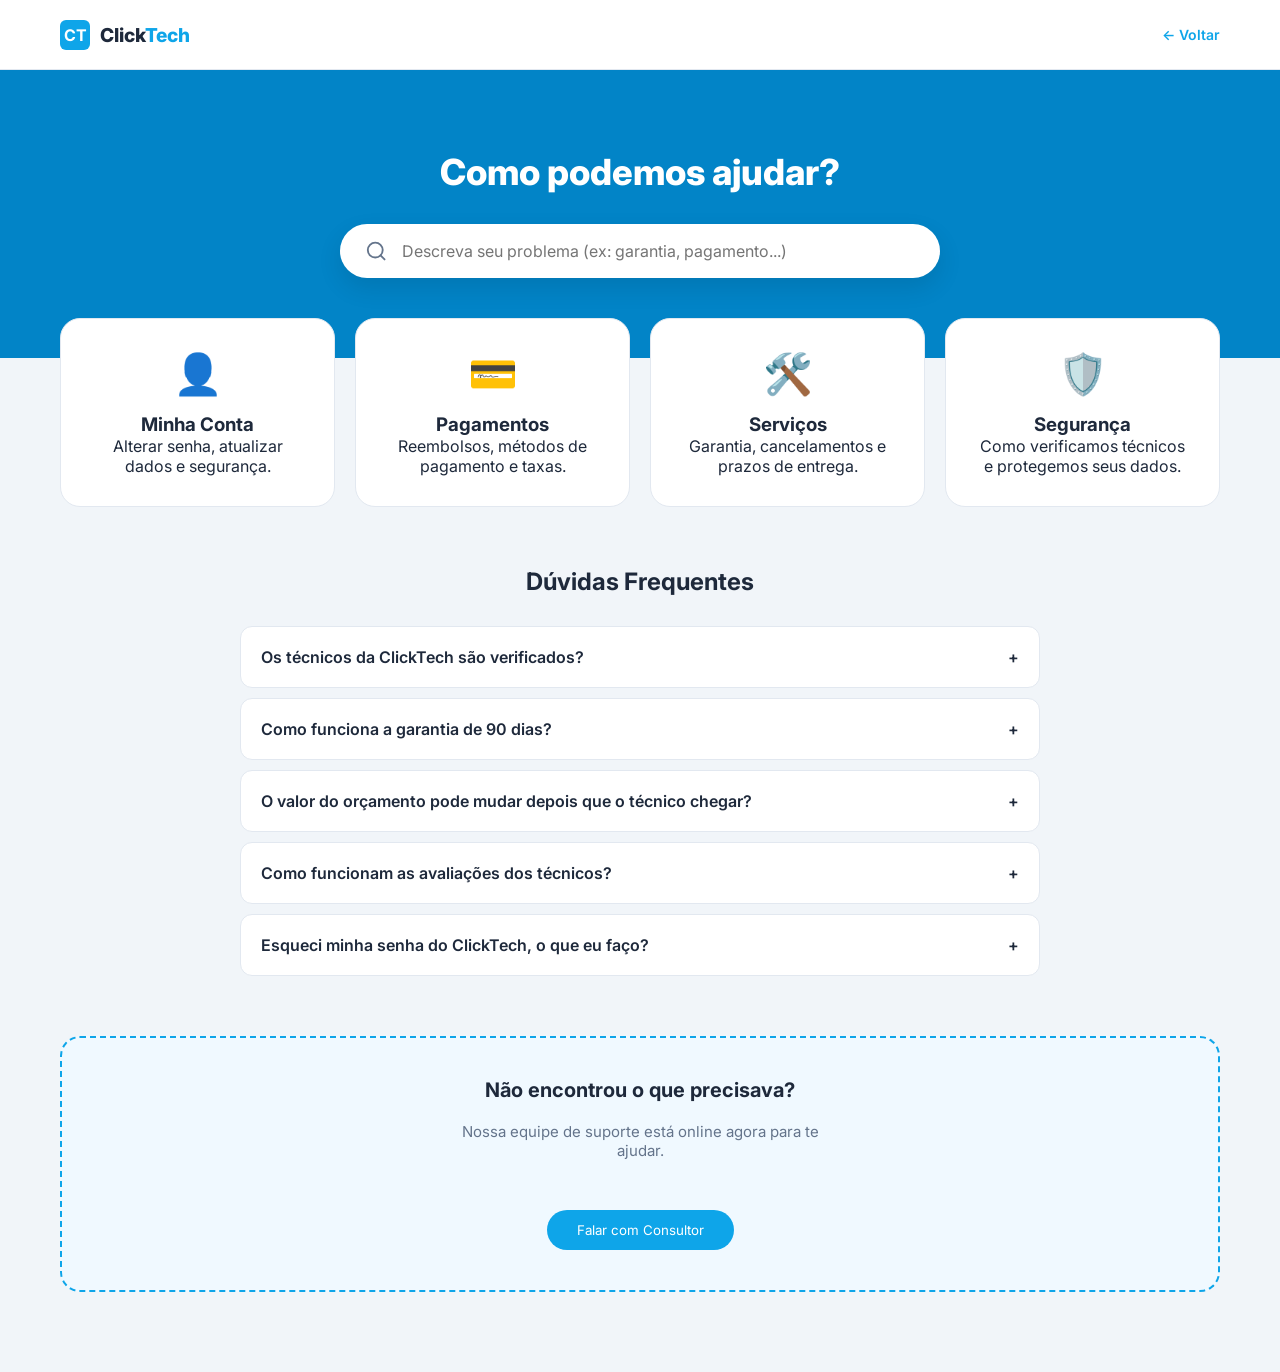
<file: ajuda.html>
<!DOCTYPE html>
<html lang="pt-br">
<head>
    <meta charset="UTF-8">
    <meta name="viewport" content="width=device-width, initial-scale=1.0">
    <title>ClickTech | Central de Ajuda</title>
    <link href="https://fonts.googleapis.com/css2?family=Inter:wght@400;500;600;700;800&display=swap" rel="stylesheet">
    <link rel="stylesheet" href="estilos/dashboard.css">
    <link rel="stylesheet" href="estilos/ajuda.css">
    <link rel="apple-touch-icon" sizes="180x180" href=" img/apple-touch-icon.png" />
    <link rel="icon" type="image/png" sizes="32x32" href="img/favicon-32x32.png" />
    <link rel="icon" type="image/png" sizes="16x16" href="img/favicon-16x16.png" />
    <link rel="manifest" href="img/site.webmanifest" />
</head>
<body class="dashboard-body">

    <nav class="dash-navbar">
        <div class="dash-nav-container">
            <div class="logo" onclick="window.location.href='index.html';" style="cursor: pointer;">
                <div class="logo-icon">CT</div>
                <span class="logo-text">Click<span>Tech</span></span>
            </div>
            <div class="user-menu">
                <a href="dashboard.html" style="text-decoration: none; color: var(--primary-blue); font-weight: 600; font-size: 14px;">← Voltar 
                    
                </a>
            </div>
        </div>
    </nav>

    <section class="help-hero">
        <div class="container">
            <h1>Como podemos ajudar?</h1>
            <div class="help-search-large">
                <svg xmlns="http://www.w3.org/2000/svg" width="24" height="24" viewBox="0 0 24 24" fill="none" stroke="currentColor" stroke-width="2" stroke-linecap="round" stroke-linejoin="round"><circle cx="11" cy="11" r="8"></circle><line x1="21" y1="21" x2="16.65" y2="16.65"></line></svg>
                <input type="text" placeholder="Descreva seu problema (ex: garantia, pagamento...)">
            </div>
        </div>
    </section>

    <main class="container help-main">
        <div class="help-categories">
            <div class="category-card">
                <div class="cat-icon">👤</div>
                <h3>Minha Conta</h3>
                <p>Alterar senha, atualizar dados e segurança.</p>
            </div>
            <div class="category-card">
                <div class="cat-icon">💳</div>
                <h3>Pagamentos</h3>
                <p>Reembolsos, métodos de pagamento e taxas.</p>
            </div>
            <div class="category-card">
                <div class="cat-icon">🛠️</div>
                <h3>Serviços</h3>
                <p>Garantia, cancelamentos e prazos de entrega.</p>
            </div>
            <div class="category-card">
                <div class="cat-icon">🛡️</div>
                <h3>Segurança</h3>
                <p>Como verificamos técnicos e protegemos seus dados.</p>
            </div>
        </div>

        <section class="faq-section">
            <h2>Dúvidas Frequentes</h2>
            <div class="faq-list">
                <div class="faq-item">
                    <button class="faq-question">Os técnicos da ClickTech são verificados? <span>+</span></button>
                    <div class="faq-answer">
                        <p>Sim! Todos os técnicos passam por uma análise rigorosa de antecedentes criminais, verificação de identidade e testes de competência técnica antes de serem aprovados na plataforma.</p>
                    </div>
                </div>
                <div class="faq-item">
                    <button class="faq-question">Como funciona a garantia de 90 dias? <span>+</span></button>
                    <div class="faq-answer">
                        <p>Se o defeito original retornar dentro de 90 dias após o reparo, o técnico retornará para corrigir sem custos adicionais. Basta abrir um chamado na aba de Histórico.</p>
                    </div>
                </div>
                <div class="faq-item">
                    <button class="faq-question">O valor do orçamento pode mudar depois que o técnico chegar?<span>+</span></button>
                    <div class="faq-answer">
                        <p>O valor combinado no agendamento é baseado na sua descrição. Caso o técnico identifique que o defeito é diferente (ex: era apenas um cabo solto em vez de uma tela quebrada), ele atualizará o orçamento pelo app. Você terá a opção de aceitar ou recusar o novo valor na hora, antes do início do serviço.</p>
                    </div>
                </div>
                <div class="faq-item">
                    <button class="faq-question">Como funcionam as avaliações dos técnicos?<span>+</span></button>
                    <div class="faq-answer">
                        <p>Após a conclusão de cada serviço, você pode dar uma nota de 1 a 5 estrelas e escrever um comentário. Essas avaliações são reais e auditadas. Técnicos que mantêm médias baixas são automaticamente suspensos da plataforma para garantir a qualidade da nossa comunidade.</p>
                    </div>
                </div>
                <div class="faq-item">
                    <button class="faq-question">Esqueci minha senha do ClickTech, o que eu faço?<span>+</span></button>
                    <div class="faq-answer">
                        <p>Vá no seu login, clique em "Meu Perfil", após isso em "Segurança" e altere sua senha. Por questões de segurança, nossa equipe de suporte nunca pedirá sua senha por telefone ou WhatsApp.</p>
                    </div>
                </div>
            </div>
        </section>

        <section class="support-footer">
    <div class="support-box">
        <h3>Não encontrou o que precisava?</h3>
        <p>Nossa equipe de suporte está online agora para te ajudar.</p>
        <button class="btn-primary" style="margin-top: 15px; padding: 12px 30px; border-radius: 20px;cursor: pointer;">Falar com Consultor</button>
    </div>
</section>
    </main>
    <script src="scripts/ajuda.js"></script>
</body>
</html>
</file>
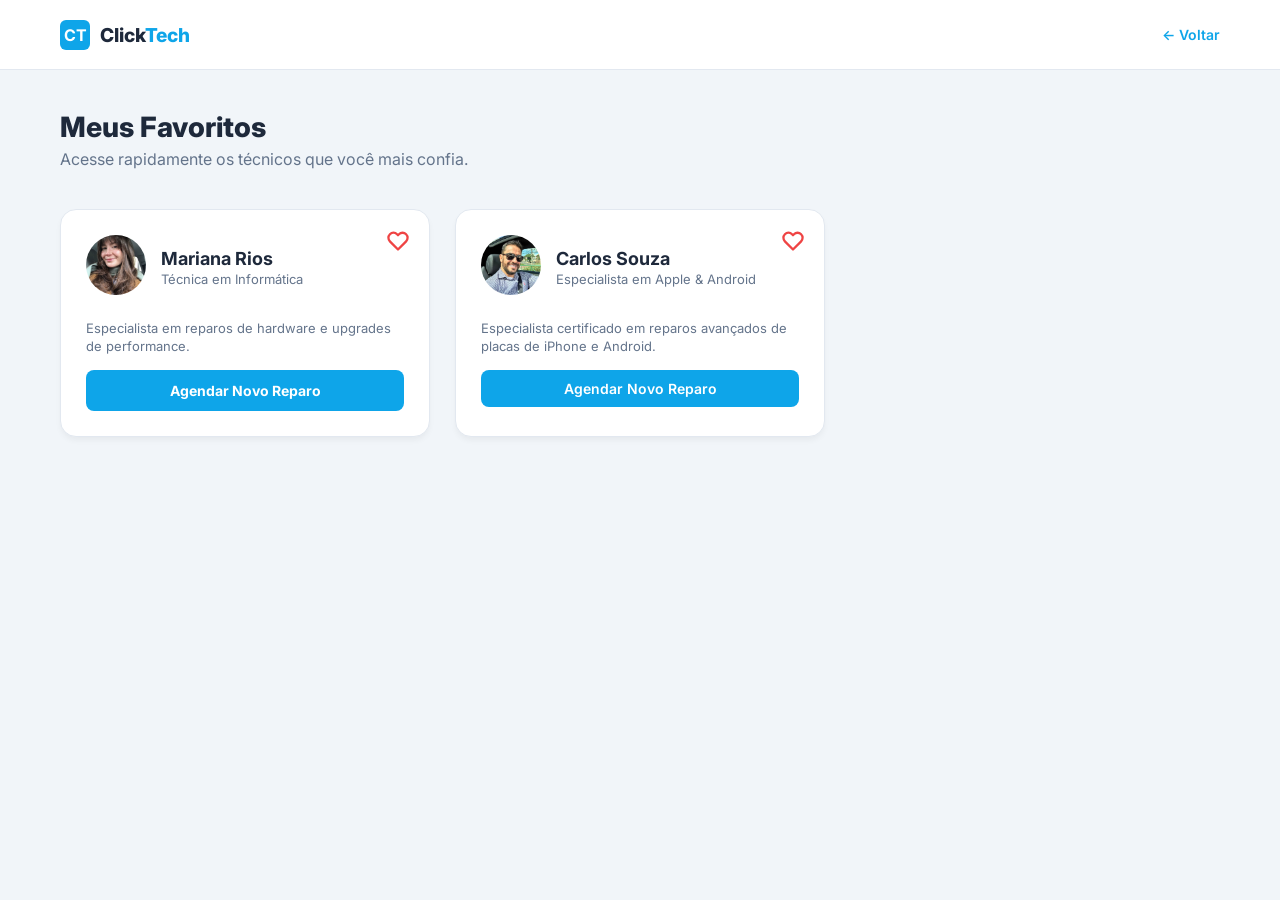
<file: fav.html>
<!DOCTYPE html>
<html lang="pt-br">
<head>
    <meta charset="UTF-8">
    <meta name="viewport" content="width=device-width, initial-scale=1.0">
    <title>TechTrust | Técnicos Favoritos</title>
    <link href="https://fonts.googleapis.com/css2?family=Inter:wght@400;500;600;700;800&display=swap" rel="stylesheet">
    <link rel="stylesheet" href="estilos/dashboard.css">
    <link rel="stylesheet" href="estilos/favoritos.css">
    <link rel="apple-touch-icon" sizes="180x180" href=" img/apple-touch-icon.png" />
    <link rel="icon" type="image/png" sizes="32x32" href="img/favicon-32x32.png" />
    <link rel="icon" type="image/png" sizes="16x16" href="img/favicon-16x16.png" />
    <link rel="manifest" href="img/site.webmanifest" />
</head>
<body class="dashboard-body">

    <nav class="dash-navbar">
        <div class="dash-nav-container">
            <div class="logo" onclick="window.location.href='index.html';" style="cursor: pointer;">
                <div class="logo-icon">CT</div>
                <span class="logo-text">Click<span>Tech</span></span>
            </div>
            
            <div class="user-menu">
                <div class="user-profile" onclick="window.location.href='dashboard.html';">
                    <span style="color: var(--primary-blue); font-size: 14px; font-weight: 600;" cursor="pointer">← Voltar</span>
                </div>
            </div>
            
        </div>
    </nav>

    <main class="dash-main">
        <header class="dash-header">
            <div>
                <h1>Meus Favoritos</h1>
                <p>Acesse rapidamente os técnicos que você mais confia.</p>
            </div>
        </header>

        <div class="tech-grid" id="favorites-grid">
            
            <div class="tech-card" data-category="notebooks hardware">
    <div class="tech-card-header">
        <button class="btn-like btn-fav-toggle" title="Remover dos Favoritos">
            <svg xmlns="http://www.w3.org/2000/svg" width="22" height="22" viewBox="0 0 24 24" fill="none" stroke="#ef4444" stroke-width="2.5" stroke-linecap="round" stroke-linejoin="round">
                <path d="M20.84 4.61a5.5 5.5 0 0 0-7.78 0L12 5.67l-1.06-1.06a5.5 5.5 0 0 0-7.78 7.78l1.06 1.06L12 21.23l7.78-7.78 1.06-1.06a5.5 5.5 0 0 0 0-7.78z"></path>
            </svg>
        </button>

        <div class="tech-avatar-wrapper">
            <img src="img/download (8).jpg" alt="Técnico" class="tech-avatar">
        </div>

        <div class="tech-info">
            <h3 class="tech-name">Mariana Rios</h3>
            <span class="tech-role">Técnica em Informática</span>
        </div>
    </div>

    <p class="tech-card-description" style="font-size: 13px; color: var(--text-light); margin: 15px 0; line-height: 1.4;">
        Especialista em reparos de hardware e upgrades de performance.
    </p>

    <div class="tech-actions">
        <button class="btn-primary btn-agendar-fav" style="width: 100%; padding: 12px; font-weight: 700;">Agendar Novo Reparo</button>
    </div>
</div>

            <div class="tech-card" data-category="notebooks hardware">
    <div class="tech-card-header">
        <button class="btn-like" title="Remover dos Favoritos">
            <svg xmlns="http://www.w3.org/2000/svg" width="22" height="22" viewBox="0 0 24 24" fill="none" stroke="#ef4444" stroke-width="2.5" stroke-linecap="round" stroke-linejoin="round">
                <path d="M20.84 4.61a5.5 5.5 0 0 0-7.78 0L12 5.67l-1.06-1.06a5.5 5.5 0 0 0-7.78 7.78l1.06 1.06L12 21.23l7.78-7.78 1.06-1.06a5.5 5.5 0 0 0 0-7.78z"></path>
            </svg>
        </button>

        <div class="tech-avatar-wrapper">
            <img src="img/download (5).jpg" alt="Técnico" class="tech-avatar">
        </div>

        <div class="tech-info">
            <h3 class="tech-name">Carlos Souza</h3>
            <span class="tech-role">Especialista em Apple & Android
</span>
        </div>
    </div>

    <p class="tech-card-description" style="font-size: 13px; color: var(--text-light); margin: 15px 0; line-height: 1.4;">
        Especialista certificado em reparos avançados de placas de iPhone e Android.
    </p>

    <div class="tech-actions">
        <button class="btn-primary btn-agendar-fav"  rstyle="width: 100%; padding: 12px; font-weight: 700;">Agendar Novo Reparo</button>
    </div>
</div>
    </main>
<script src="scripts/favoritos.js"></script>
</body>
</html>
</file>
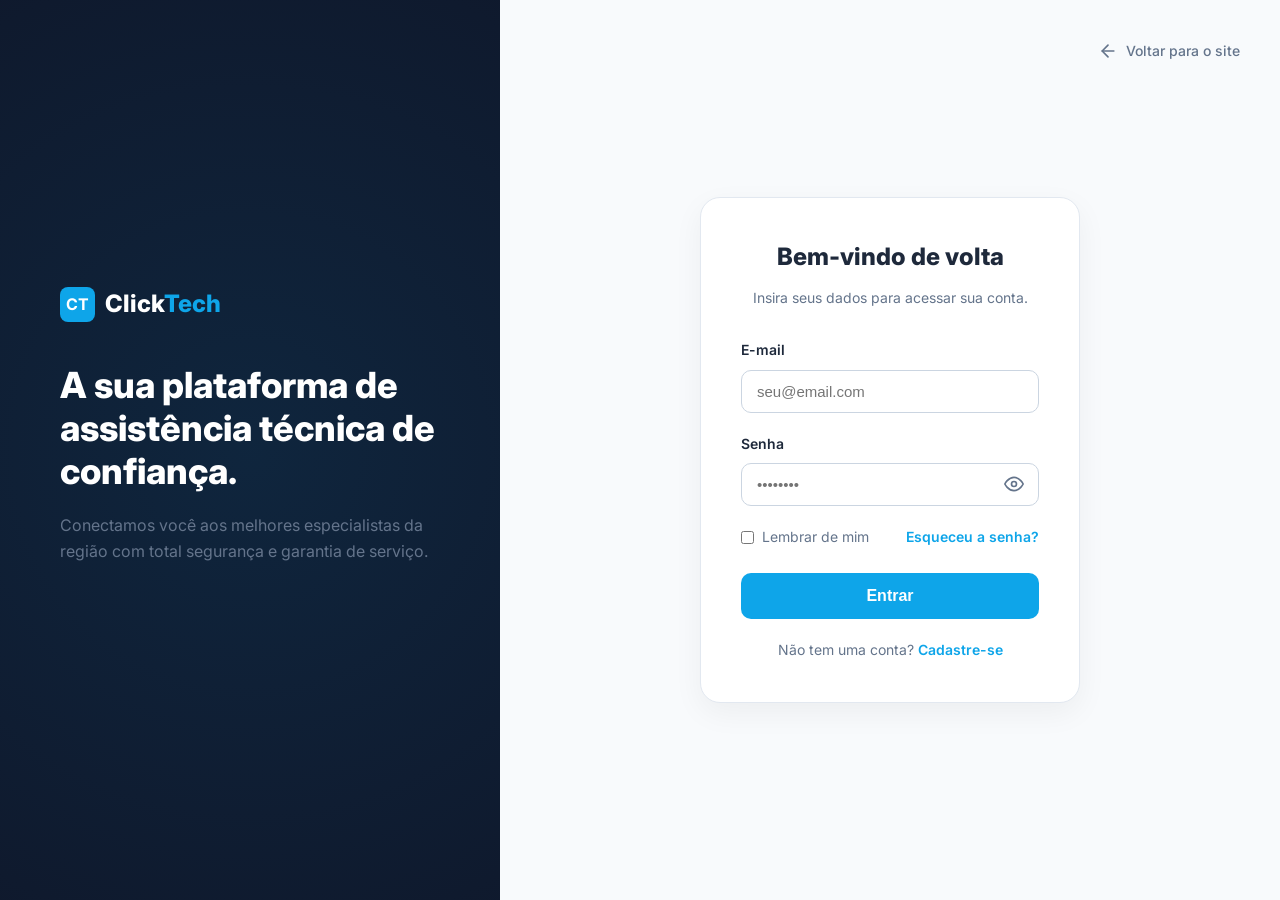
<file: login.html>
<!doctype html>
<html lang="pt-br">
  <head>
    <meta charset="UTF-8" />
    <meta name="viewport" content="width=device-width, initial-scale=1.0" />
    <title>ClickTech | Login</title>
    <link
      href="https://fonts.googleapis.com/css2?family=Inter:wght@400;500;600;800&display=swap"
      rel="stylesheet"
    />
    <link rel="stylesheet" href="estilos/style.css" />
    <link rel="apple-touch-icon" sizes="180x180" href=" img/apple-touch-icon.png" />
    <link rel="icon" type="image/png" sizes="32x32" href="img/favicon-32x32.png" />
    <link rel="icon" type="image/png" sizes="16x16" href="img/favicon-16x16.png" />
    <link rel="manifest" href="img/site.webmanifest" />
  </head>
  <body class="auth-body">
    <div class="auth-layout">
      <div class="auth-banner">
        <div class="auth-banner-content">
          <a href="index.html" class="logo" style="text-decoration: none">
            <div class="logo-icon">CT</div>
            <span class="logo-text text-white">Click<span>Tech</span></span>
          </a>
          <h2>A sua plataforma de assistência técnica de confiança.</h2>
          <p>
            Conectamos você aos melhores especialistas da região com total
            segurança e garantia de serviço.
          </p>
          <div class="banner-graphic"></div>
        </div>
      </div>

      <div class="auth-form-section">
        <a href="index.html" class="back-link">
          <svg
            xmlns="http://www.w3.org/2000/svg"
            width="20"
            height="20"
            viewBox="0 0 24 24"
            fill="none"
            stroke="currentColor"
            stroke-width="2"
            stroke-linecap="round"
            stroke-linejoin="round"
          >
            <line x1="19" y1="12" x2="5" y2="12"></line>
            <polyline points="12 19 5 12 12 5"></polyline>
          </svg>
          Voltar para o site
        </a>

        <div class="auth-box" id="login-box">
          <div class="auth-header">
            <h2>Bem-vindo de volta</h2>
            <p>Insira seus dados para acessar sua conta.</p>
          </div>

          <form
            class="auth-form"
            onsubmit="
              event.preventDefault();
              window.location.href = 'dashboard.html';
            "
          >
            <div class="form-group">
              <label for="email">E-mail</label>
              <input
                type="email"
                id="email"
                placeholder="seu@email.com"
                required
              />
            </div>
            <div class="form-group">
              <label for="password">Senha</label>
              <div class="password-wrapper">
                <input
                  type="password"
                  id="password"
                  placeholder="••••••••"
                  required
                />
                <button
                  type="button"
                  class="toggle-password"
                  data-target="password"
                >
                  <svg
                    xmlns="http://www.w3.org/2000/svg"
                    width="20"
                    height="20"
                    viewBox="0 0 24 24"
                    fill="none"
                    stroke="currentColor"
                    stroke-width="2"
                    stroke-linecap="round"
                    stroke-linejoin="round"
                    class="eye-icon"
                  >
                    <path
                      d="M1 12s4-8 11-8 11 8 11 8-4 8-11 8-11-8-11-8z"
                    ></path>
                    <circle cx="12" cy="12" r="3"></circle>
                  </svg>
                </button>
              </div>
            </div>

            <div class="form-options">
              <label class="remember-me">
                <input type="checkbox" /> Lembrar de mim
              </label>
              <a href="#" class="forgot-password">Esqueceu a senha?</a>
            </div>

            <button type="submit" class="btn-primary auth-btn">Entrar</button>
          </form>

          <p class="auth-switch">
            Não tem uma conta? <a href="#" id="show-register">Cadastre-se</a>
          </p>
        </div>

        <div class="auth-box hidden" id="register-box">
          <div class="auth-header">
            <h2>Criar Nova Conta</h2>
            <p>Preencha os dados abaixo para se cadastrar.</p>
          </div>

          <form class="auth-form" action="#" method="POST">
            <div class="form-group">
              <label for="reg-name">Nome Completo</label>
              <input
                type="text"
                id="reg-name"
                placeholder="João da Silva"
                required
              />
            </div>
            <div class="form-group">
              <label for="reg-email">E-mail</label>
              <input
                type="email"
                id="reg-email"
                placeholder="seu@email.com"
                required
              />
            </div>
            <div class="form-group">
              <label for="reg-password">Senha</label>
              <div class="password-wrapper">
                <input
                  type="password"
                  id="reg-password"
                  placeholder="Crie uma senha forte"
                  required
                />
                <button
                  type="button"
                  class="toggle-password"
                  data-target="reg-password"
                >
                  <svg
                    xmlns="http://www.w3.org/2000/svg"
                    width="20"
                    height="20"
                    viewBox="0 0 24 24"
                    fill="none"
                    stroke="currentColor"
                    stroke-width="2"
                    stroke-linecap="round"
                    stroke-linejoin="round"
                    class="eye-icon"
                  >
                    <path
                      d="M1 12s4-8 11-8 11 8 11 8-4 8-11 8-11-8-11-8z"
                    ></path>
                    <circle cx="12" cy="12" r="3"></circle>
                  </svg>
                </button>
              </div>
            </div>

            <button type="submit" class="btn-primary auth-btn">
              Cadastrar
            </button>
          </form>

          <p class="auth-switch">
            Já possui uma conta? <a href="#" id="show-login">Fazer Login</a>
          </p>
        </div>
      </div>
    </div>
    <script src="scripts/main.js"></script>
    <div vw class="enabled">
      <div vw-access-button class="active"></div>
      <div vw-plugin-wrapper>
        <div class="vw-plugin-top-wrapper"></div>
      </div>
    </div>
    <script src="https://vlibras.gov.br/app/vlibras-plugin.js"></script>
    <script>
      new window.VLibras.Widget("https://vlibras.gov.br/app");
    </script>
  </body>
</html>
</file>
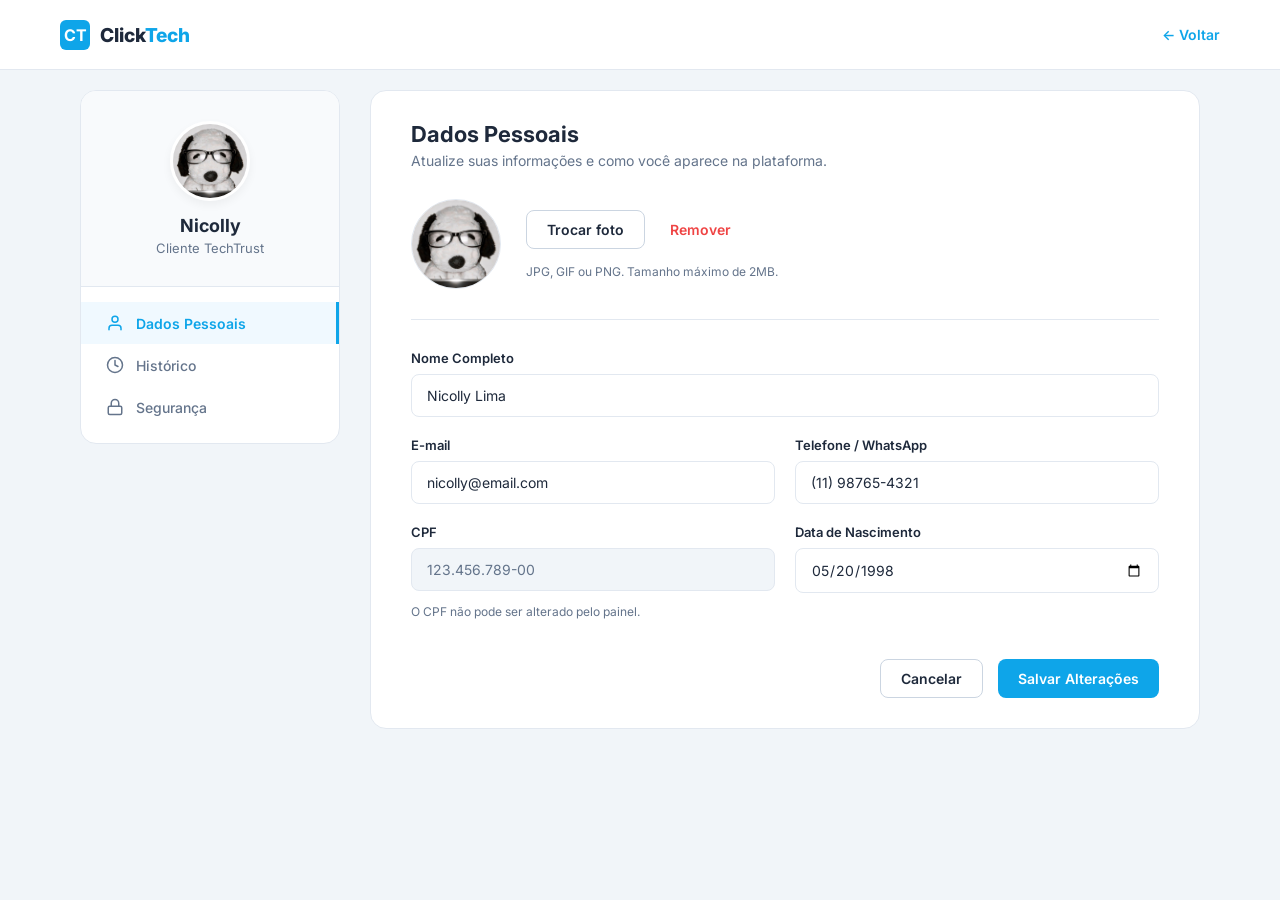
<file: perfil.html>
<!doctype html>
<html lang="pt-br">
  <head>
    <meta charset="UTF-8" />
    <meta name="viewport" content="width=device-width, initial-scale=1.0" />
    <title>TechTrust | Meu Perfil</title>
    <link
      href="https://fonts.googleapis.com/css2?family=Inter:wght@400;500;600;700;800&display=swap"
      rel="stylesheet"
    />
    <link rel="stylesheet" href="estilos/dashboard.css" />
    <link rel="stylesheet" href="estilos/perfil.css" />
    <link rel="apple-touch-icon" sizes="180x180" href=" img/apple-touch-icon.png" />
    <link rel="icon" type="image/png" sizes="32x32" href="img/favicon-32x32.png" />
    <link rel="icon" type="image/png" sizes="16x16" href="img/favicon-16x16.png" />
    <link rel="manifest" href="img/site.webmanifest" />
  </head>
  <body class="dashboard-body">
    <nav class="dash-navbar">
      <div class="dash-nav-container">
        <div
          class="logo"
          onclick="window.location.href = 'index.html'"
          style="cursor: pointer"
        >
          <div class="logo-icon">CT</div>
          <span class="logo-text">Click<span>Tech</span></span>
        </div>
        <div class="user-menu">
          <div
            class="user-profile"
            onclick="window.location.href = 'dashboard.html'"
          >
            <span
              style="
                color: var(--primary-blue);
                font-size: 14px;
                font-weight: 600;
              "
              >← Voltar</span
            >
          </div>
        </div>
      </div>
    </nav>

    <main class="dash-main profile-page">
      <div class="container profile-layout">
        <aside class="profile-sidebar">
          <div class="sidebar-user-info">
            <img
              src="img/프사.jpg"
              alt="Foto de Perfil"
              id="sidebar-img"
              class="sidebar-avatar"
            />
            <h3>Nicolly</h3>
            <p>Cliente TechTrust</p>
          </div>
          <ul class="sidebar-nav">
            <li>
              <a href="#" class="nav-tab active" data-target="aba-dados">
                <svg
                  xmlns="http://www.w3.org/2000/svg"
                  width="18"
                  height="18"
                  viewBox="0 0 24 24"
                  fill="none"
                  stroke="currentColor"
                  stroke-width="2"
                  stroke-linecap="round"
                  stroke-linejoin="round"
                >
                  <path d="M20 21v-2a4 4 0 0 0-4-4H8a4 4 0 0 0-4 4v2"></path>
                  <circle cx="12" cy="7" r="4"></circle>
                </svg>
                Dados Pessoais
              </a>
            </li>
            <li>
              <a href="#" class="nav-tab" data-target="aba-historico">
                <svg
                  xmlns="http://www.w3.org/2000/svg"
                  width="18"
                  height="18"
                  viewBox="0 0 24 24"
                  fill="none"
                  stroke="currentColor"
                  stroke-width="2"
                  stroke-linecap="round"
                  stroke-linejoin="round"
                >
                  <circle cx="12" cy="12" r="10"></circle>
                  <polyline points="12 6 12 12 16 14"></polyline>
                </svg>
                Histórico
              </a>
            </li>
            <li>
              <a href="#" class="nav-tab" data-target="aba-seguranca">
                <svg
                  xmlns="http://www.w3.org/2000/svg"
                  width="18"
                  height="18"
                  viewBox="0 0 24 24"
                  fill="none"
                  stroke="currentColor"
                  stroke-width="2"
                  stroke-linecap="round"
                  stroke-linejoin="round"
                >
                  <rect
                    x="3"
                    y="11"
                    width="18"
                    height="11"
                    rx="2"
                    ry="2"
                  ></rect>
                  <path d="M7 11V7a5 5 0 0 1 10 0v4"></path>
                </svg>
                Segurança
              </a>
            </li>
          </ul>
        </aside>

        <section class="profile-content">
          <div id="aba-dados" class="tab-pane active">
            <header class="content-header">
              <h2>Dados Pessoais</h2>
              <p>
                Atualize suas informações e como você aparece na plataforma.
              </p>
            </header>

            <div class="avatar-upload-section">
              <img
                src="img/프사.jpg"
                alt="Sua Foto"
                id="main-avatar"
                class="current-avatar"
              />
              <div class="avatar-actions">
                <input
                  type="file"
                  id="file-upload"
                  accept="image/*"
                  style="display: none"
                />
                <button type="button" id="btn-trocar-foto" class="btn-outline">
                  Trocar foto
                </button>
                <button
                  type="button"
                  id="btn-remover-foto"
                  class="btn-text-danger"
                >
                  Remover
                </button>
                <p class="help-text">JPG, GIF ou PNG. Tamanho máximo de 2MB.</p>
              </div>
            </div>

            <hr class="divider" />

            <form id="form-dados" class="profile-form">
              <div class="form-row">
                <div class="form-group">
                  <label for="nome">Nome Completo</label>
                  <input
                    type="text"
                    id="nome"
                    value="Nicolly Lima"
                    class="form-input"
                  />
                </div>
              </div>

              <div class="form-row">
                <div class="form-group">
                  <label for="email">E-mail</label>
                  <input
                    type="email"
                    id="email"
                    value="nicolly@email.com"
                    class="form-input"
                  />
                </div>
                <div class="form-group">
                  <label for="telefone">Telefone / WhatsApp</label>
                  <input
                    type="tel"
                    id="telefone"
                    value="(11) 98765-4321"
                    class="form-input"
                  />
                </div>
              </div>

              <div class="form-row">
                <div class="form-group">
                  <label for="cpf">CPF</label>
                  <input
                    type="text"
                    id="cpf"
                    value="123.456.789-00"
                    class="form-input disabled-input"
                    disabled
                    title="Para alterar o CPF, entre em contato com o suporte."
                  />
                  <span class="help-text"
                    >O CPF não pode ser alterado pelo painel.</span
                  >
                </div>
                <div class="form-group">
                  <label for="nascimento">Data de Nascimento</label>
                  <input
                    type="date"
                    id="nascimento"
                    value="1998-05-20"
                    class="form-input"
                  />
                </div>
              </div>

              <div class="form-actions">
                <button
                  type="button"
                  class="btn-outline"
                  onclick="window.location.href = 'index.html'"
                >
                  Cancelar
                </button>
                <button type="submit" class="btn-primary">
                  Salvar Alterações
                </button>
              </div>
            </form>
          </div>

          <div id="aba-historico" class="tab-pane">
            <header class="content-header">
              <h2>Histórico de Serviços</h2>
              <p>Estes são os seus reparos recentes e concluídos.</p>
            </header>

            <div class="history-list">
              <div class="history-item">
                <div class="history-info">
                  <div class="history-tech">
                    <img
                      src="img/download (5).jpg"
                      alt="Carlos"
                      class="mini-avatar-history"
                    />
                    <div>
                      <strong>Carlos Souza</strong>
                      <span>Troca de Tela - iPhone 13</span>
                    </div>
                  </div>
                  <div class="history-date">
                    <span>Data</span>
                    <strong>18 Abr 2026</strong>
                  </div>
                  <div class="history-status">
                    <span class="status-badge progress">Em Andamento</span>
                  </div>
                </div>
              </div>

              <div class="history-item">
                <div class="history-info">
                  <div class="history-tech">
                    <img
                      src="img/download (8).jpg"
                      alt="Mariana"
                      class="mini-avatar-history"
                    />
                    <div>
                      <strong>Mariana Rios</strong>
                      <span>Limpeza e Pasta Térmica</span>
                    </div>
                  </div>
                  <div class="history-date">
                    <span>Data</span>
                    <strong>20 Abr 2026</strong>
                  </div>
                  <div class="history-status">
                    <span class="status-badge pending">Pendente</span>
                  </div>
                </div>
              </div>

              <div class="history-item done">
                <div class="history-info">
                  <div class="history-tech">
                    <img
                      src="img/Older Men.jpg"
                      alt="Lucas"
                      class="mini-avatar-history"
                    />
                    <div>
                      <strong>Lucas Mendes</strong>
                      <span>Reparo de Carcaça</span>
                    </div>
                  </div>
                  <div class="history-date">
                    <span>Data</span>
                    <strong>12 Abr 2026</strong>
                  </div>
                  <div class="history-status">
                    <span class="status-badge completed">Concluído</span>
                  </div>
                </div>
              </div>
            </div>
          </div>

          <div id="aba-seguranca" class="tab-pane">
            <header class="content-header">
              <h2>Segurança e Senha</h2>
              <p>Gerencie sua senha e proteja sua conta.</p>
            </header>

            <form id="form-senha" class="profile-form">
              <div class="form-row">
                <div class="form-group" style="max-width: 50%">
                  <label for="senha-atual">Senha Atual</label>
                  <input
                    type="password"
                    id="senha-atual"
                    placeholder="••••••••"
                    class="form-input"
                    required
                  />
                </div>
              </div>

              <hr class="divider" style="margin: 15px 0" />

              <div class="form-row">
                <div class="form-group">
                  <label for="nova-senha">Nova Senha</label>
                  <input
                    type="password"
                    id="nova-senha"
                    placeholder="Mínimo 8 caracteres"
                    class="form-input"
                    required
                  />
                </div>
                <div class="form-group">
                  <label for="confirma-senha">Confirmar Nova Senha</label>
                  <input
                    type="password"
                    id="confirma-senha"
                    placeholder="Repita a nova senha"
                    class="form-input"
                    required
                  />
                </div>
              </div>

              <div class="form-actions">
                <button type="submit" class="btn-primary">
                  Atualizar Senha
                </button>
              </div>
            </form>
          </div>
        </section>
      </div>
    </main>

    <script>
      // 1. Lógica para alternar as abas
      const navTabs = document.querySelectorAll(".nav-tab");
      const tabPanes = document.querySelectorAll(".tab-pane");

      navTabs.forEach((tab) => {
        tab.addEventListener("click", function (e) {
          e.preventDefault();

          // Remove a classe 'active' de todos os links e painéis
          navTabs.forEach((t) => t.classList.remove("active"));
          tabPanes.forEach((p) => p.classList.remove("active"));

          // Adiciona 'active' no link clicado e no painel correspondente
          this.classList.add("active");
          const targetId = this.getAttribute("data-target");
          document.getElementById(targetId).classList.add("active");
        });
      });

      // 2. Funcionalidade Bônus: Salvar Dados
      document
        .getElementById("form-dados")
        .addEventListener("submit", function (e) {
          e.preventDefault();
          alert("Sucesso! Seus dados pessoais foram salvos com sucesso.");
        });

      // 3. Funcionalidade Bônus: Salvar Senha
      document
        .getElementById("form-senha")
        .addEventListener("submit", function (e) {
          e.preventDefault();
          const novaSenha = document.getElementById("nova-senha").value;
          const confirmaSenha = document.getElementById("confirma-senha").value;

          if (novaSenha !== confirmaSenha) {
            alert("Erro: As novas senhas não coincidem!");
          } else {
            alert(
              "Sucesso! Sua senha foi atualizada. Use a nova senha no próximo login.",
            );
            this.reset(); // Limpa o formulário
          }
        });

      // 4. Funcionalidade Bônus: Trocar/Remover Foto (Simulação)
      const btnTrocar = document.getElementById("btn-trocar-foto");
      const btnRemover = document.getElementById("btn-remover-foto");
      const fileUpload = document.getElementById("file-upload");
      const mainAvatar = document.getElementById("main-avatar");
      const sidebarImg = document.getElementById("sidebar-img");

      btnTrocar.addEventListener("click", () => fileUpload.click());

      fileUpload.addEventListener("change", function () {
        if (this.files && this.files[0]) {
          const reader = new FileReader();
          reader.onload = function (e) {
            mainAvatar.src = e.target.result;
            sidebarImg.src = e.target.result;
          };
          reader.readAsDataURL(this.files[0]);
        }
      });

      btnRemover.addEventListener("click", () => {
        if (confirm("Tem certeza que deseja remover sua foto de perfil?")) {
          // Coloca uma imagem em branco/padrão
          const defaultImg =
            "https://via.placeholder.com/150/e2e8f0/64748b?text=Foto";
          mainAvatar.src = defaultImg;
          sidebarImg.src = defaultImg;
        }
      });
    </script>
    <div vw class="enabled">
      <div vw-access-button class="active"></div>
      <div vw-plugin-wrapper>
        <div class="vw-plugin-top-wrapper"></div>
      </div>
    </div>
    <script src="https://vlibras.gov.br/app/vlibras-plugin.js"></script>
    <script>
      new window.VLibras.Widget("https://vlibras.gov.br/app");
    </script>
  </body>
</html>
</file>
<file: estilos/style.css>
/* Configurações Globais */
    :root {
        --primary-blue: #0ea5e9;
        --dark-blue: #0284c7;
        --text-main: #1e293b;
        --text-light: #64748b;
        --white: #ffffff;
        --bg-gray: #f8fafc;
    }

    * {
        margin: 0;
        padding: 0;
        box-sizing: border-box;
    }

    body {
        font-family: "Inter", sans-serif;
        background-color: var(--bg-gray);
        color: var(--text-main);
        line-height: 1.6;
    }

    .container {
        max-width: 1200px;
        margin: 0 auto;
        padding: 0 20px;
    }

    /* Navbar Fixa */
    .navbar {
        position: fixed;
        top: 0;
        width: 100%;
        height: 80px;
        background: rgba(255, 255, 255, 0.9);
        backdrop-filter: blur(10px);
        border-bottom: 1px solid #e2e8f0;
        z-index: 1000;
    }

    .nav-content {
        display: flex;
        justify-content: space-between;
        align-items: center;
        height: 100%;
    }

    .logo {
        display: flex;
        align-items: center;
        gap: 10px;
    }

    .logo-icon {
        background: var(--primary-blue);
        color: white;
        width: 35px;
        height: 35px;
        border-radius: 8px;
        display: flex;
        align-items: center;
        justify-content: center;
        font-weight: bold;
    }

    .logo-text {
        font-size: 1.5rem;
        font-weight: 800;
    }

    .logo-text span {
        color: var(--primary-blue);
    }

    .nav-links {
        display: flex;
        list-style: none;
        gap: 30px;
    }

    .nav-links a {
        text-decoration: none;
        color: var(--text-light);
        font-weight: 600;
        font-size: 0.9rem;
        transition: 0.3s;
    }

    .nav-links a.active,
    .nav-links a:hover {
        color: var(--primary-blue);
    }

    /* Botões */
    .btn-primary {
        background: var(--primary-blue);
        color: white;
        border: none;
        padding: 5px 30px;
        border-radius: 50px;
        font-weight: 700;
        cursor: pointer;
        transition: 0.3s;
    }

    .btn-primary:hover {
        background: var(--dark-blue);
        transform: translateY(-2px);
    }

    .btn-secondary {
        background: transparent;
        border: none;
        font-weight: 600;
        color: var(--text-main);
        cursor: pointer;
        margin-right: 10px;
    }

    .btn-dark {
        background: #0f172a;
        color: white;
        border: none;
        padding: 18px 30px;
        border-radius: 12px;
        font-weight: 700;
        font-size: 1rem;
        cursor: pointer;
    }

    /* Hero Section */
    .hero {
        padding-top: 120px;
        padding-bottom: 80px;
    }

    .hero-grid {
        display: grid;
        grid-template-columns: 1fr 1fr;
        gap: 60px;
        align-items: center;
    }

    .badge {
        background: #e0f2fe;
        color: var(--dark-blue);
        padding: 5px 15px;
        border-radius: 20px;
        font-size: 0.75rem;
        font-weight: 800;
        text-transform: uppercase;
    }

    h1 {
        font-size: 3.5rem;
        line-height: 1.1;
        margin: 20px 0;
        font-weight: 800;
    }

    .highlight {
        color: var(--primary-blue);
    }

    .hero-text p {
        font-size: 1.1rem;
        color: var(--text-light);
        margin-bottom: 40px;
    }

    .image-wrapper {
        position: relative;
        width: 100%;
        min-height: 450px;
        background-color: #e0f2fe;
        border-radius: 30px;
    }

    .image-wrapper img {
        width: 100%;
        height: 100%;
        min-height: 450px;
        object-fit: cover;
        border-radius: 30px;
        box-shadow: 0 25px 50px -12px rgba(0, 0, 0, 0.15);
    }

    /* Utilitários */
    .section-padding {
        padding: 80px 0;
    }

    .bg-dark {
        background-color: #0f172a;
    }

    .bg-light {
        background-color: var(--bg-gray);
    }

    .text-white {
        color: #ffffff;
    }

    .text-center {
        text-align: center;
    }

    .mb-5 {
        margin-bottom: 40px;
    }

    .overflow-hidden {
        overflow: hidden;
    }

    /* Correção de cor do título no bg-dark */
    .bg-dark .section-title {
        color: white !important;
    }

    .section-title {
        font-size: 36px;
        font-weight: 800;
        color: var(--text-main);
        margin-bottom: 25px;
        letter-spacing: -0.5px;
    }

    /* --- QUEM SOMOS --- */
    #quem-somos {
        min-height: 100vh;
        display: flex;
        align-items: center;
        justify-content: center;
    }

    .quem-somos-grid {
        display: grid;
        grid-template-columns: repeat(auto-fit, minmax(300px, 1fr));
        gap: 30px;
    }

    .qs-card {
        background: #1e293b;
        padding: 40px;
        border-radius: 16px;
        border: 1px solid #334155;
        transition: transform 0.3s ease;
    }

    .qs-card:hover {
        transform: translateY(-5px);
    }

    .qs-highlight {
        border-left: 4px solid var(--primary-blue);
    }

    .qs-icon {
        font-size: 40px;
        margin-bottom: 20px;
    }

    .qs-card h3 {
        font-size: 22px;
        margin-bottom: 15px;
        color: #f8fafc;
    }

    .qs-card p {
        color: #94a3b8;
        line-height: 1.6;
    }

    /* --- COMO FUNCIONA (ATUALIZADO) --- */
    #como-funciona {
        background-color: var(--bg-gray);
    }

    #como-funciona .section-title {
        color: var(--text-main);
        font-size: 36px;
        font-weight: 800;
        margin-bottom: 60px;
        letter-spacing: -1px;
    }

    #como-funciona .section-title .highlight-color {
        color: var(--primary-blue);
    }

    .steps-wrapper {
        display: flex;
        flex-direction: row;
        justify-content: center;
        gap: 30px;
        max-width: 1200px;
        margin: 0 auto;
    }

    .step-box {
        display: flex;
        flex-direction: column;
        align-items: center;
        background: var(--white);
        padding: 40px 30px;
        border-radius: 20px;
        box-shadow: 0 5px 20px rgba(0, 0, 0, 0.05);
        flex: 1;
        max-width: 350px;
        text-align: center;
    }

    .icon-wrapper {
        background-color: #e0f2fe;
        width: 80px;
        height: 80px;
        border-radius: 50%;
        display: flex;
        justify-content: center;
        align-items: center;
        margin-bottom: 25px;
    }

    .icon-wrapper svg {
        width: 36px;
        height: 36px;
        stroke: var(--primary-blue);
        stroke-width: 2.5px;
    }

    .step-text h4 {
        font-size: 20px;
        color: var(--text-main);
        margin-bottom: 12px;
        font-weight: 800;
    }

    .step-text p {
        color: var(--text-light);
        line-height: 1.6;
        font-size: 15px;
    }

    /* --- AVALIAÇÕES (CARROSSEL ANIMADO) --- */
    .carousel-container {
        width: 100%;
        position: relative;
        mask-image: linear-gradient(to right,
                transparent,
                black 10%,
                black 90%,
                transparent);
        -webkit-mask-image: linear-gradient(to right,
                transparent,
                black 10%,
                black 90%,
                transparent);
    }

    .carousel-track {
        display: flex;
        gap: 20px;
        animation: scroll 20s linear infinite;
        width: calc(350px * 6 + 100px);
    }

    .carousel-track:hover {
        animation-play-state: paused;
    }

    .review-card {
        background: #1e293b;
        border: 1px solid #334155;
        padding: 30px;
        border-radius: 12px;
        min-width: 350px;
        display: flex;
        flex-direction: column;
        justify-content: space-between;
    }

    .stars {
        color: #fbbf24;
        font-size: 20px;
        margin-bottom: 15px;
    }

    .review-card p {
        color: #cbd5e1;
        font-size: 15px;
        line-height: 1.6;
        margin-bottom: 20px;
    }

    .review-author {
        color: var(--primary-blue);
        font-weight: 600;
        font-size: 14px;
    }

    @keyframes scroll {
        0% {
            transform: translateX(0);
        }

        100% {
            transform: translateX(calc(-350px * 3 - 60px));
        }
    }

    /* Footer */
    .footer {
        background-color: #0f172a;
        padding-top: 80px;
        color: var(--text-light);
    }

    .footer-grid {
        display: grid;
        grid-template-columns: repeat(auto-fit, minmax(200px, 1fr));
        gap: 40px;
        margin-bottom: 60px;
    }

    .footer-brand .logo-text {
        color: var(--white);
    }

    .footer-brand p {
        margin-top: 20px;
        font-size: 14px;
        line-height: 1.6;
    }

    .footer h4 {
        color: var(--white);
        font-size: 18px;
        margin-bottom: 25px;
        font-weight: 600;
    }

    .footer ul {
        list-style: none;
    }

    .footer ul li {
        margin-bottom: 15px;
    }

    .footer ul a {
        text-decoration: none;
        color: var(--text-light);
        font-size: 14px;
        transition: 0.3s;
    }

    .footer ul a:hover {
        color: var(--primary-blue);
    }

    .social-icons {
        display: flex;
        gap: 20px;
    }

    .social-icons svg {
        width: 24px;
        height: 24px;
        stroke: var(--text-light);
        transition: 0.3s;
        cursor: pointer;
    }

    .social-icons svg:hover {
        stroke: var(--primary-blue);
        transform: translateY(-3px);
    }

    .footer-bottom {
        border-top: 1px solid #1e293b;
        padding: 25px 0;
        text-align: center;
        font-size: 14px;
    }

    /* Login e Cadastro */
    .auth-body {
        background-color: var(--white);
        height: 100vh;
        overflow: hidden;
    }

    .auth-layout {
        display: flex;
        height: 100vh;
        width: 100%;
    }

    .auth-banner {
        flex: 1;
        background-color: var(--dark-bg, #0f172a);
        color: var(--white);
        display: flex;
        flex-direction: column;
        justify-content: center;
        padding: 60px;
        position: relative;
        overflow: hidden;
    }

    .auth-banner::before {
        content: "";
        position: absolute;
        top: -50%;
        left: -50%;
        width: 200%;
        height: 200%;
        background: radial-gradient(circle,
                rgba(14, 165, 233, 0.1) 0%,
                rgba(15, 23, 42, 1) 60%);
        z-index: 0;
    }

    .auth-banner-content {
        position: relative;
        z-index: 1;
        max-width: 450px;
    }

    .auth-banner .logo {
        margin-bottom: 40px;
    }

    .auth-banner h2 {
        font-size: 36px;
        font-weight: 800;
        line-height: 1.2;
        margin-bottom: 20px;
    }

    .auth-banner p {
        color: var(--text-light);
        font-size: 16px;
        line-height: 1.6;
    }

    .banner-graphic {
        margin-top: 50px;
        opacity: 0.2;
    }

    .banner-graphic svg {
        width: 150px;
        height: 150px;
        color: var(--primary-blue);
    }

    .auth-form-section {
        flex: 1;
        background-color: var(--bg-gray, #f8fafc);
        display: flex;
        flex-direction: column;
        justify-content: center;
        align-items: center;
        padding: 200px;
        position: relative;
    }

    .back-link {
        position: absolute;
        top: 40px;
        right: 40px;
        display: flex;
        align-items: center;
        gap: 8px;
        text-decoration: none;
        color: var(--text-light);
        font-weight: 500;
        font-size: 14px;
        transition: color 0.3s;
    }

    .back-link:hover {
        color: var(--primary-blue);
    }

    .auth-box {
        width: 100%;
        max-width: 400px;
        background: var(--white);
        padding: 40px;
        border-radius: 20px;
        box-shadow: 0 10px 30px rgba(0, 0, 0, 0.05);
        border: 1px solid #e2e8f0;
    }

    .auth-box.hidden {
        display: none;
    }

    .auth-header {
        margin-bottom: 30px;
        text-align: center;
    }

    .auth-header h2 {
        font-size: 24px;
        color: var(--text-main);
        margin-bottom: 10px;
        font-weight: 800;
    }

    .auth-header p {
        color: var(--text-light);
        font-size: 14px;
    }

    .form-group {
        margin-bottom: 20px;
    }

    .form-group label {
        display: block;
        margin-bottom: 8px;
        color: var(--text-main);
        font-weight: 600;
        font-size: 14px;
    }

    .form-group input {
        width: 100%;
        padding: 12px 15px;
        border: 1px solid #cbd5e1;
        border-radius: 10px;
        font-size: 15px;
        color: var(--text-main);
        outline: none;
        transition:
            border-color 0.3s,
            box-shadow 0.3s;
    }

    .form-group input:focus {
        border-color: var(--primary-blue);
        box-shadow: 0 0 0 3px rgba(14, 165, 233, 0.1);
    }

    .form-options {
        display: flex;
        justify-content: space-between;
        align-items: center;
        margin-bottom: 25px;
        font-size: 14px;
    }

    .remember-me {
        display: flex;
        align-items: center;
        gap: 8px;
        color: var(--text-light);
        cursor: pointer;
    }

    .forgot-password {
        color: var(--primary-blue);
        text-decoration: none;
        font-weight: 600;
    }

    .forgot-password:hover {
        text-decoration: underline;
    }

    .auth-btn {
        width: 100%;
        padding: 14px;
        font-size: 16px;
        border-radius: 10px;
        margin-bottom: 20px;
    }

    .auth-switch {
        text-align: center;
        font-size: 14px;
        color: var(--text-light);
    }

    .auth-switch a {
        color: var(--primary-blue);
        font-weight: 600;
        text-decoration: none;
    }

    .auth-switch a:hover {
        text-decoration: underline;
    }

    @media (max-width: 900px) {
        .auth-banner {
            display: none;
        }

        .auth-form-section {
            background-color: var(--white);
        }

        .auth-box {
            box-shadow: none;
            border: none;
            padding: 20px;
        }
    }

    .password-wrapper {
        position: relative;
        display: flex;
        align-items: center;
    }

    .password-wrapper input {
        padding-right: 45px;
        /* Deixa espaço para o ícone não ficar por cima do texto */
    }

    .toggle-password {
        position: absolute;
        right: 15px;
        background: transparent;
        border: none;
        cursor: pointer;
        color: var(--text-light);
        display: flex;
        align-items: center;
        justify-content: center;
        padding: 0;
        transition: color 0.3s ease;
    }

    .toggle-password:hover {
        color: var(--primary-blue);
    }

    .toggle-password:focus {
        outline: none;
    }

    .menu-toggle {
        display: none;
        flex-direction: column;
        justify-content: space-between;
        width: 30px;
        height: 21px;
        cursor: pointer;
        z-index: 1001;
    }

    .menu-toggle .bar {
        height: 3px;
        width: 100%;
        background-color: var(--primary-blue);
        border-radius: 10px;
        transition: all 0.3s ease;
    }

    /* Ocultar item mobile-only no desktop */
    .mobile-only {
        display: none;
    }

    /* Regras para telas menores que 768px (Tablets e Celulares) */
    @media (max-width: 768px) {
        .menu-toggle {
            display: flex;
        }

        .desktop-only {
            display: none;
        }

        .mobile-only {
            display: block;
            margin-top: 15px;
        }

        .nav-links {
            position: fixed;
            top: 80px;
            left: -100%;
            width: 100%;
            height: calc(100vh - 80px);
            background-color: var(--bg-gray);
            flex-direction: column;
            align-items: center;
            padding-top: 40px;
            transition: left 0.3s ease-in-out;
        }

        .nav-links.active {
            left: 0;
        }

        .hero-grid {
            grid-template-columns: 1fr;
            text-align: center;
            gap: 30px;
        }

        h1 {
            font-size: 2.5rem;
        }

        .image-wrapper {
            min-height: 300px;
        }

        .image-wrapper img {
            min-height: 300px;
        }

        .steps-wrapper {
            flex-direction: column;
            align-items: center;
        }

        .step-box {
            max-width: 100%;
        }

        .footer-grid {
            grid-template-columns: 1fr;
            text-align: center;
        }

        .social-icons {
            justify-content: center;
        }

        .quem-somos-grid {
            grid-template-columns: 1fr;
            gap: 25px;
        }

        .qs-card {
            padding: 30px 20px;
            margin: 0 10px;
        }

        #quem-somos {
            display: block;
            padding: 80px 0;
        }

        #quem-somos .section-title {
            margin-bottom: 40px;
            padding: 0 20px;
        }

        .quem-somos-grid {
            grid-template-columns: 1fr;
            gap: 30px;
            padding: 0 20px;
        }

        .qs-card {
            margin: 0;
        }
    }

    @media (max-width: 900px) {
        .auth-banner {
            display: none;
        }

        .auth-form-section {
            background-color: var(--white);
            padding: 80px 20px 20px 20px;
            justify-content: flex-start;
        }

        .auth-box {
            box-shadow: none;
            border: none;
            padding: 20px 0;
            width: 100%;
        }

        .back-link {
            left: auto !important;
            right: 20px !important;
            top: 20px;
        }
    }
</file>
<file: estilos/agendamentos.css>
:root {
  --primary-blue: #0ea5e9;
  --dark-blue: #0284c7;
  --text-main: #1e293b;
  --text-light: #64748b;
  --white: #ffffff;
  --bg-gray: #f1f5f9;
  --border-light: #e2e8f0;
  --success-green: #10b981;
}

* {
  margin: 0;
  padding: 0;
  box-sizing: border-box;
  font-family: "Inter", sans-serif;
}

.dashboard-body {
  background-color: var(--bg-gray);
  color: var(--text-main);
  min-height: 100vh;
}

.dash-navbar {
  background-color: var(--white);
  border-bottom: 1px solid var(--border-light);
  height: 70px;
  position: sticky;
  top: 0;
  z-index: 100;
}

.dash-nav-container {
  max-width: 1200px;
  margin: 0 auto;
  padding: 0 20px;
  height: 100%;
  display: flex;
  justify-content: space-between;
  align-items: center;
}

.logo {
  display: flex;
  align-items: center;
  gap: 10px;
}

.logo-icon {
  background: var(--primary-blue);
  color: white;
  width: 30px;
  height: 30px;
  border-radius: 6px;
  display: flex;
  align-items: center;
  justify-content: center;
  font-weight: bold;
}

.logo-text {
  font-size: 1.2rem;
  font-weight: 800;
}

.logo-text span {
  color: var(--primary-blue);
}

.user-menu {
  display: flex;
  align-items: center;
  gap: 25px;
}

.user-profile {
  display: flex;
  align-items: center;
  gap: 10px;
  cursor: pointer;
  font-weight: 600;
  font-size: 14px;
}

.dash-main {
  max-width: 1200px;
  margin: 0 auto;
  padding: 40px 20px;
}

.dash-header {
  display: flex;
  justify-content: space-between;
  align-items: flex-end;
  margin-bottom: 40px;
}

.dash-header h1 {
  font-size: 28px;
  font-weight: 800;
  margin-bottom: 5px;
}

.dash-header p {
  color: var(--text-light);
}

.filters {
  display: flex;
  gap: 10px;
}

.filter-btn {
  background: var(--white);
  border: 1px solid var(--border-light);
  padding: 8px 16px;
  border-radius: 20px;
  color: var(--text-main);
  font-weight: 500;
  font-size: 13px;
  cursor: pointer;
  transition: 0.2s;
}

.filter-btn:hover {
  border-color: var(--primary-blue);
  color: var(--primary-blue);
}

.filter-btn.active {
  background: var(--primary-blue);
  color: var(--white);
  border-color: var(--primary-blue);
}

/* MODAIS */
.modal-overlay {
  position: fixed;
  top: 0;
  left: 0;
  width: 100%;
  height: 100%;
  background: rgba(15, 23, 42, 0.7);
  backdrop-filter: blur(4px);
  display: flex;
  justify-content: center;
  align-items: center;
  z-index: 1000;
  opacity: 0;
  visibility: hidden;
  transition:
    opacity 0.3s ease,
    visibility 0.3s ease;
}

.modal-overlay.active {
  opacity: 1;
  visibility: visible;
}

.modal-content {
  background: var(--white);
  width: 100%;
  max-width: 500px;
  border-radius: 20px;
  padding: 30px;
  position: relative;
  transform: translateY(20px);
  transition: transform 0.3s ease;
  box-shadow: 0 25px 50px -12px rgba(0, 0, 0, 0.25);
}

.modal-overlay.active .modal-content {
  transform: translateY(0);
}

.close-modal {
  position: absolute;
  top: 20px;
  right: 20px;
  background: transparent;
  border: none;
  font-size: 28px;
  color: var(--text-light);
  cursor: pointer;
  line-height: 1;
  transition: color 0.2s;
}

.close-modal:hover {
  color: #ef4444;
}

.footer {
  background-color: #0f172a;
  padding-top: 80px;
  color: var(--text-light);
}

.footer-bottom {
  border-top: 1px solid #1e293b;
  padding: 25px 0;
  text-align: center;
  font-size: 14px;
}

/* CARDS */
.appointments-list {
  display: flex;
  flex-direction: column;
  gap: 20px;
  margin-top: 30px;
}

.appointment-card {
  background: var(--white);
  border: 1px solid var(--border-light);
  border-radius: 16px;
  padding: 24px;
  transition:
    transform 0.2s,
    box-shadow 0.2s;
}

.appointment-main {
  display: grid;
  grid-template-columns: 2fr 2fr 2fr 1.5fr;
  gap: 20px;
  align-items: center;
  margin-bottom: 20px;
  padding-bottom: 20px;
  border-bottom: 1px solid var(--border-light);
}

.tech-brief {
  display: flex;
  align-items: center;
  gap: 12px;
}

.mini-avatar {
  width: 48px;
  height: 48px;
  border-radius: 50%;
  object-fit: cover;
}

.label {
  font-size: 11px;
  text-transform: uppercase;
  font-weight: 700;
  color: var(--text-light);
  letter-spacing: 0.5px;
  margin-bottom: 4px;
}

.value {
  font-size: 14px;
  font-weight: 600;
  color: var(--text-main);
}

.status-badge {
  display: inline-block;
  padding: 6px 12px;
  border-radius: 20px;
  font-size: 12px;
  font-weight: 700;
  text-align: center;
  width: 100%;
}

.status-badge.progress {
  background-color: #e0f2fe;
  color: var(--primary-blue);
}

.status-badge.pending {
  background-color: #fef3c7;
  color: #d97706;
}

.status-badge.completed {
  background-color: #dcfce7;
  color: var(--success-green);
}

.appointment-actions {
  display: flex;
  justify-content: flex-end;
  gap: 12px;
}

.btn-primary,
.btn-outline,
.btn-outline-danger {
  padding: 10px 20px;
  border-radius: 8px;
  font-size: 14px;
  font-weight: 600;
  cursor: pointer;
  transition: 0.2s;
  border: none;
}

.btn-primary {
  background-color: var(--primary-blue);
  color: var(--white);
}

.btn-outline {
  background-color: transparent;
  border: 1px solid var(--border-light);
  color: var(--text-main);
}

.btn-outline-danger {
  background: transparent;
  border: 1px solid #fee2e2;
  color: #ef4444;
}

.btn-outline-danger:hover {
  background-color: #ef4444;
  color: white;
}

.appointment-card.done {
  background-color: #fafafa;
  border-style: dashed;
}
.evaluation-modal {
  max-width: 440px !important;
  text-align: center;
}
.eval-header h2 {
  font-size: 24px;
  font-weight: 800;
  color: var(--text-main);
  margin-bottom: 10px;
}
.eval-header p {
  font-size: 14px;
  color: var(--text-light);
  line-height: 1.5;
}
.rating-container {
  margin: 30px 0;
}
.rating-stars {
  display: flex;
  flex-direction: row-reverse;
  justify-content: center;
  gap: 8px;
}
.rating-stars input {
  display: none;
}
.rating-stars label {
  font-size: 42px;
  color: #e2e8f0;
  cursor: pointer;
  transition:
    transform 0.2s,
    color 0.2s;
}
.rating-stars label:hover,
.rating-stars label:hover ~ label,
.rating-stars input:checked ~ label {
  color: #fbbf24;
  transform: scale(1.1);
}
.rating-label {
  font-size: 12px;
  color: var(--text-light);
  margin-top: 10px;
  font-weight: 500;
}

/* RESPONSIVIDADE CRÍTICA */

/* ==========================================
           RESPONSIVIDADE AJUSTADA (< 768px)
           ========================================== */
@media (max-width: 768px) {
  .dash-nav-container {
    gap: 10px;
  }

  /* Garante que o span que contém a seta e "Voltar" continue visível */
  .user-profile span {
    display: block !important;
    font-size: 13px;
    white-space: nowrap;
  }

  .logo-text {
    display: none;
    /* Esconde apenas o texto do logo se necessário */
  }

  .dash-header {
    flex-direction: column;
    align-items: flex-start;
    gap: 15px;
  }

  .filters {
    flex-wrap: nowrap;
    overflow-x: auto;
    width: 100%;
    padding-bottom: 5px;
    scrollbar-width: none;
  }

  .filters::-webkit-scrollbar {
    display: none;
  }

  .appointment-main {
    grid-template-columns: 1fr 1fr;
    gap: 20px;
  }
}

@media (max-width: 600px) {
  .appointment-main {
    grid-template-columns: 1fr;
  }

  .appointment-actions {
    flex-direction: column;
  }

  .appointment-actions button {
    width: 100%;
  }
}
</file>
<file: estilos/dashboard.css>
:root {
        --primary-blue: #0ea5e9;
        --dark-blue: #0284c7;
        --text-main: #1e293b;
        --text-light: #64748b;
        --white: #ffffff;
        --bg-gray: #f1f5f9;
        --border-light: #e2e8f0;
        --success-green: #10b981;
    }

    * {
        margin: 0;
        padding: 0;
        box-sizing: border-box;
        font-family: 'Inter', sans-serif;
    }

    .dashboard-body {
        background-color: var(--bg-gray);
        color: var(--text-main);
        min-height: 100vh;
    }

    .dash-navbar {
        background-color: var(--white);
        border-bottom: 1px solid var(--border-light);
        height: 70px;
        position: sticky;
        top: 0;
        z-index: 100;
    }

    .dash-nav-container {
        max-width: 1200px;
        margin: 0 auto;
        padding: 0 20px;
        height: 100%;
        display: flex;
        justify-content: space-between;
        align-items: center;
    }

    .logo {
        display: flex;
        align-items: center;
        gap: 10px;
    }

    .logo-icon {
        background: var(--primary-blue);
        color: white;
        width: 30px;
        height: 30px;
        border-radius: 6px;
        display: flex;
        align-items: center;
        justify-content: center;
        font-weight: bold;
    }

    .logo-text {
        font-size: 1.2rem;
        font-weight: 800;
    }

    .logo-text span {
        color: var(--primary-blue);
    }

    .search-bar {
        display: flex;
        align-items: center;
        background-color: var(--bg-gray);
        padding: 8px 15px;
        border-radius: 8px;
        width: 400px;
        gap: 10px;
    }

    .search-bar svg {
        color: var(--text-light);
    }

    .search-bar input {
        border: none;
        background: transparent;
        width: 100%;
        outline: none;
        color: var(--text-main);
        font-size: 14px;
    }

    .user-menu {
        display: flex;
        align-items: center;
        gap: 25px;
    }

    .notification-icon {
        position: relative;
        color: var(--text-light);
        cursor: pointer;
    }

    .badge-dot {
        position: absolute;
        top: -2px;
        right: -2px;
        width: 8px;
        height: 8px;
        background-color: #ef4444;
        border-radius: 50%;
        border: 2px solid var(--white);
    }

    .user-profile {
        display: flex;
        align-items: center;
        gap: 10px;
        cursor: pointer;
        font-weight: 600;
        font-size: 14px;
    }

    .user-profile img {
        width: 35px;
        height: 35px;
        border-radius: 50%;
        object-fit: cover;
    }

    .dash-main {
        max-width: 1200px;
        margin: 0 auto;
        padding: 40px 20px;
    }

    .dash-header {
        display: flex;
        justify-content: space-between;
        align-items: flex-end;
        margin-bottom: 40px;
    }

    .dash-header h1 {
        font-size: 28px;
        font-weight: 800;
        margin-bottom: 5px;
    }

    .dash-header p {
        color: var(--text-light);
    }

    .filters {
        display: flex;
        gap: 10px;
    }

    .filter-btn {
        background: var(--white);
        border: 1px solid var(--border-light);
        padding: 8px 16px;
        border-radius: 20px;
        color: var(--text-main);
        font-weight: 500;
        font-size: 13px;
        cursor: pointer;
        transition: 0.2s;
    }

    .filter-btn:hover {
        border-color: var(--primary-blue);
        color: var(--primary-blue);
    }

    .filter-btn.active {
        background: var(--primary-blue);
        color: var(--white);
        border-color: var(--primary-blue);
    }

    .tech-grid {
        display: grid;
        grid-template-columns: repeat(auto-fill, minmax(350px, 1fr));
        gap: 25px;
    }

    .tech-card {
        background: var(--white);
        border-radius: 16px;
        padding: 25px;
        border: 1px solid var(--border-light);
        box-shadow: 0 4px 6px -1px rgba(0, 0, 0, 0.05);
        transition: transform 0.2s, box-shadow 0.2s;
    }

    .tech-card:hover {
        transform: translateY(-4px);
        box-shadow: 0 10px 25px -5px rgba(0, 0, 0, 0.1);
    }

    .tech-card-header {
        display: flex;
        gap: 15px;
        margin-bottom: 20px;
    }

    .tech-avatar-wrapper {
        position: relative;
    }

    .tech-avatar {
        width: 60px;
        height: 60px;
        border-radius: 50%;
        object-fit: cover;
    }

    .status-indicator {
        position: absolute;
        bottom: 2px;
        right: 2px;
        width: 14px;
        height: 14px;
        border-radius: 50%;
        border: 2px solid var(--white);
    }

    .status-indicator.online { background-color: var(--success-green); }
    .status-indicator.offline { background-color: #94a3b8; }

    .tech-info {
        display: flex;
        flex-direction: column;
        justify-content: center;
    }

    .tech-info h3 {
        font-size: 18px;
        font-weight: 700;
        display: flex;
        align-items: center;
        gap: 6px;
    }

    .tech-role {
        font-size: 13px;
        color: var(--text-light);
        margin-top: 2px;
    }

    .tech-stats {
        display: flex;
        gap: 15px;
        margin-bottom: 20px;
        padding-bottom: 20px;
        border-bottom: 1px solid var(--border-light);
    }

    .stat {
        font-size: 13px;
        color: var(--text-main);
        font-weight: 500;
        display: flex;
        align-items: center;
        gap: 4px;
    }

    .star {
        color: #fbbf24;
        font-size: 16px;
    }

    .tech-skills {
        display: flex;
        flex-wrap: wrap;
        gap: 8px;
        margin-bottom: 25px;
    }

    .skill-tag {
        background: #f0f9ff;
        color: var(--dark-blue);
        padding: 4px 10px;
        border-radius: 6px;
        font-size: 12px;
        font-weight: 600;
    }

    .tech-actions {
        display: flex;
        gap: 10px;
    }

    .tech-actions button {
        flex: 1;
        padding: 10px;
        border-radius: 8px;
        font-weight: 600;
        font-size: 14px;
        cursor: pointer;
        transition: 0.2s;
    }

    .btn-primary {
        background: var(--primary-blue);
        color: var(--white);
        border: none;
    }

    .btn-primary:hover { background: var(--dark-blue); }

    .btn-outline {
        background: transparent;
        color: var(--text-main);
        border: 1px solid #cbd5e1;
    }

    .btn-outline:hover { border-color: var(--text-main); }

    .btn-secondary {
        background: #e2e8f0;
        color: #64748b;
        border: none;
        cursor: not-allowed !important;
    }
    /* --- ESTILOS DO MODAL DE PERFIL --- */
    .modal-overlay {
        position: fixed;
        top: 0;
        left: 0;
        width: 100%;
        height: 100%;
        background: rgba(15, 23, 42, 0.7); /* Fundo escuro transparente */
        backdrop-filter: blur(4px);
        display: flex;
        justify-content: center;
        align-items: center;
        z-index: 1000;
        opacity: 0;
        visibility: hidden;
        transition: opacity 0.3s ease, visibility 0.3s ease;
    }

    /* Classe ativada via JavaScript para exibir o modal */
    .modal-overlay.active {
        opacity: 1;
        visibility: visible;
    }

    .modal-content {
        background: var(--white);
        width: 100%;
        max-width: 500px;
        border-radius: 20px;
        padding: 30px;
        position: relative;
        transform: translateY(20px);
        transition: transform 0.3s ease;
        box-shadow: 0 25px 50px -12px rgba(0, 0, 0, 0.25);
    }

    .modal-overlay.active .modal-content {
        transform: translateY(0);
    }

    .close-modal {
        position: absolute;
        top: 20px;
        right: 20px;
        background: transparent;
        border: none;
        font-size: 28px;
        color: var(--text-light);
        cursor: pointer;
        line-height: 1;
        transition: color 0.2s;
    }

    .close-modal:hover {
        color: #ef4444; /* Vermelho ao passar o mouse */
    }

    .modal-header {
        display: flex;
        align-items: center;
        gap: 20px;
        margin-bottom: 25px;
        padding-bottom: 25px;
        border-bottom: 1px solid var(--border-light);
    }

    .modal-avatar img {
        width: 80px;
        height: 80px;
        border-radius: 50%;
        object-fit: cover;
        border: 3px solid #e0f2fe;
    }

    .modal-title h2 {
        font-size: 22px;
        color: var(--text-main);
        margin-bottom: 5px;
    }

    .modal-title p {
        color: var(--text-light);
        font-size: 14px;
        margin-bottom: 10px;
    }

    .badge-trust {
        display: inline-block;
        background: #ecfdf5;
        color: #10b981;
        padding: 4px 10px;
        border-radius: 6px;
        font-size: 12px;
        font-weight: 700;
    }

    .modal-body h3 {
        font-size: 16px;
        margin-bottom: 10px;
        color: var(--text-main);
    }

    .modal-body p {
        color: var(--text-light);
        line-height: 1.6;
        font-size: 14px;
    }

    /* ESTILOS DO MENU DE LOGOFF */
    .user-profile {
        position: relative; /* Necessário para posicionar o menu abaixo */
        cursor: pointer;
    }

    /* =========================================
    ESTILOS DO NOVO MENU DE PERFIL
    ========================================= */
    .dropdown-menu {
        display: none; 
        position: absolute;
        top: 130%; 
        right: 0;
        background-color: #ffffff;
        box-shadow: 0 10px 25px rgba(0,0,0,0.1);
        border-radius: 12px;
        width: 240px; /* Mais largo para caber as novas opções */
        z-index: 1000;
        border: 1px solid #e2e8f0;
        padding: 8px 0; /* Espaçamento apenas em cima e embaixo */
        overflow: hidden;
    }

    .dropdown-menu.active {
        display: block; 
    }

    .dropdown-header {
        font-size: 11px;
        text-transform: uppercase;
        color: var(--text-light);
        font-weight: 700;
        padding: 8px 20px;
        letter-spacing: 0.5px;
        margin-top: 5px;
    }

    .dropdown-item {
        display: flex;
        align-items: center;
        gap: 12px;
        padding: 10px 20px;
        color: var(--text-main);
        text-decoration: none;
        font-size: 14px;
        font-weight: 500;
        transition: all 0.2s;
    }

    .dropdown-item svg {
        color: var(--text-light);
        transition: color 0.2s;
    }

    .dropdown-item:hover {
        background-color: #f8fafc; /* Fundo cinza bem claro ao passar o mouse */
        color: var(--primary-blue);
    }

    .dropdown-item:hover svg {
        color: var(--primary-blue); /* Ícone fica azul junto com o texto */
    }

    .dropdown-divider {
        height: 1px;
        background-color: #e2e8f0;
        margin: 6px 0;
    }

    .btn-logoff {
        display: flex;
        align-items: center;
        gap: 12px;
        background: none;
        border: none;
        color: #ef4444; /* Vermelho */
        font-size: 14px;
        font-weight: 500;
        cursor: pointer;
        width: 100%;
        padding: 12px 20px;
        transition: background 0.2s;
        font-family: inherit;
        text-align: left;
    }

    .btn-logoff svg {
        color: #ef4444;
    }

    .btn-logoff:hover {
        background-color: #fee2e2;
    }

    /* ESTILOS DO MENU DE NOTIFICAÇÕES */
    .notification-menu {
        display: none; /* Escondido por padrão */
        position: absolute;
        top: 130%; /* Distância do sininho */
        right: -10px; /* Alinha mais à direita */
        width: 320px;
        background-color: #ffffff;
        box-shadow: 0 10px 25px rgba(0,0,0,0.1);
        border-radius: 12px;
        z-index: 1000;
        border: 1px solid #e2e8f0;
        overflow: hidden;
        cursor: default; /* Evita que a setinha do mouse mude ao passar por cima do painel */
    }

    .notification-menu.active {
        display: block; /* Mostra quando o JavaScript adicionar a classe */
    }

    .notif-header {
        display: flex;
        justify-content: space-between;
        align-items: center;
        padding: 16px;
        border-bottom: 1px solid #e2e8f0;
        background-color: #f8fafc;
    }

    .notif-header h4 {
        margin: 0;
        font-size: 15px;
        color: #1e293b;
    }

    .notif-count {
        background-color: #0ea5e9;
        color: white;
        font-size: 11px;
        padding: 2px 8px;
        border-radius: 12px;
        font-weight: 600;
    }

    .notif-list {
        list-style: none;
        margin: 0;
        padding: 0;
        max-height: 300px;
        overflow-y: auto; /* Adiciona rolagem se tiver muitas notificações */
    }

    .notif-item {
        display: flex;
        gap: 12px;
        padding: 16px;
        border-bottom: 1px solid #f1f5f9;
        transition: background 0.2s;
    }

    .notif-item:hover {
        background-color: #f8fafc;
    }

    .notif-item.unread {
        background-color: #f0f9ff; /* Cor de fundo levemente azul para não lidas */
    }

    .notif-avatar {
        width: 36px;
        height: 36px;
        border-radius: 50%;
        background-color: #e0f2fe;
        display: flex;
        align-items: center;
        justify-content: center;
        flex-shrink: 0;
    }

    .notif-content p {
        margin: 0;
        font-size: 13px;
        color: #334155;
        line-height: 1.4;
    }

    .notif-time {
        font-size: 11px;
        color: #64748b;
        margin-top: 4px;
        display: block;
    }

    .notif-footer {
        padding: 12px;
        text-align: center;
        border-top: 1px solid #e2e8f0;
    }

    .btn-mark-read {
        background: none;
        border: none;
        color: #0ea5e9;
        font-size: 13px;
        font-weight: 600;
        cursor: pointer;
        transition: color 0.2s;
    }

    .btn-mark-read:hover {
        color: #0284c7;
    }
    /* Footer */ 
    /* Classe responsável por centralizar o conteúdo */
    .container {
        max-width: 1200px;
        margin: 0 auto; 
        padding: 0 20px;
    }

    .footer {
        background-color: #0f172a;
        padding-top: 80px;
        color: var(--text-light);
    }

    .footer-grid {
        display: grid;
        grid-template-columns: repeat(auto-fit, minmax(200px, 1fr));
        gap: 40px;
        margin-bottom: 60px;
    }

    .footer-brand .logo-text {
        color: var(--white);
    }

    .footer-brand p {
        margin-top: 20px;
        font-size: 14px;
        line-height: 1.6;
    }

    .footer h4 {
        color: var(--white);
        font-size: 18px;
        margin-bottom: 25px;
        font-weight: 600;
    }

    .footer ul {
        list-style: none;
        padding: 0;
        margin: 0;
    }

    .footer ul li {
        margin-bottom: 15px;
    }

    .footer ul a {
        text-decoration: none;
        color: var(--text-light);
        font-size: 14px;
        transition: 0.3s;
    }

    .footer ul a:hover {
        color: var(--primary-blue);
    }

    .social-icons {
        display: flex;
        gap: 20px;
    }

    .social-icons svg {
        width: 24px;
        height: 24px;
        stroke: var(--text-light);
        transition: 0.3s;
        cursor: pointer;
    }

    .social-icons svg:hover {
        stroke: var(--primary-blue);
        transform: translateY(-3px);
    }

    .footer-bottom {
        border-top: 1px solid #1e293b;
        padding: 25px 0;
        text-align: center;
        font-size: 14px;
    }


    /* =========================================
    RESPONSIVIDADE (Media Queries)
    ========================================= */

    /* Telas médias (Tablets) - até 992px */
    @media (max-width: 992px) {
        .search-bar {
            width: 300px;
        }
    }

    /* Telas pequenas (Smartphones) - até 768px */
    @media (max-width: 768px) {
        /* 1. Ajuste do Menu Superior */
        .dash-nav-container {
            gap: 15px;
        }
        .logo-text, 
        .user-profile span {
            display: none; 
        }
        .search-bar {
            flex: 1;
            width: auto;
            max-width: none;
        }

        /* 2. Cabeçalho em Coluna (Texto em cima, Filtros embaixo) */
        .dash-header {
            display: flex;
            flex-direction: column;
            align-items: flex-start;
            gap: 15px;
        }

        /* 3. Filtros Roláveis na Horizontal */
        .filters {
            display: flex;
            flex-wrap: nowrap !important;
            overflow-x: auto;
            gap: 8px;
            width: 100%;
            padding-bottom: 5px;
            
            /* Esconde a barra de rolagem nativa */
            scrollbar-width: none; /* Firefox */
            -ms-overflow-style: none; /* IE/Edge */
        }
        .filters::-webkit-scrollbar {
            display: none; /* Chrome/Safari/Opera */
        }
        .filter-btn {
            flex: 0 0 auto !important;
            font-size: 12px;
            padding: 6px 12px;
        }

        /* 4. Grid, Modais e Menus */
        .tech-grid {
            grid-template-columns: 1fr;
        }
        .modal-content {
            width: 95%;
            padding: 20px;
        }
        .modal-header {
            flex-direction: column;
            text-align: center;
        }
        .notification-menu {
            right: -60px;
            max-width: 300px;
        }
    }
    /* Posicionamento do botão de curtir */
    .tech-card {
        position: relative; /* Necessário para o botão absoluto */
    }

    .btn-like {
        position: absolute;
        top: 20px;
        right: 20px;
        background: transparent;
        border: none;
        color: #64748b; /* Cor cinza (var --text-light) */
        cursor: pointer;
        transition: all 0.3s ease;
        z-index: 5;
    }

    .btn-like:hover {
        transform: scale(1.2);
        color: #ef4444; /* Vermelho ao passar o mouse */ 
    }

    /* Classe ativada via JavaScript quando clicado */
    .btn-like.liked {
        color: #ef4444;
        fill: #ef4444; /* Preenche o coração */
    }

    /* Telas muito pequenas (Smartphones menores) - até 480px */
    @media (max-width: 480px) {
        /* Limpa a interface escondendo a busca */
        .search-bar {
            display: none; 
        }

        /* Centraliza os dados do técnico */
        .tech-card-header {
            flex-direction: column;
            align-items: center;
            text-align: center;
        }

        /* Empilha os botões de ação do card */
        .tech-actions {
            flex-direction: column;
        }

        /* Ajuste final do menu de notificação para não vazar */
        .notification-menu {
            right: -80px;
            width: 280px;
        }
    }
</file>
<file: estilos/ajuda.css>
.support-footer {
  margin-top: 50px;
  padding-bottom: 80px;
}

.support-box {
  background: #f0f9ff; /* Azul bem claro */
  border: 2px dashed var(--primary-blue); /* Borda tracejada azul */
  padding: 40px;
  border-radius: 20px;
  text-align: center;
  display: flex;
  flex-direction: column;
  align-items: center; /* Garante que o botão fique centralizado */
  gap: 10px;
}

.support-box h3 {
  color: var(--text-main);
  font-size: 20px;
  font-weight: 700;
}

.support-box p {
  color: var(--text-light);
  font-size: 15px;
  max-width: 400px;
  margin: 0 auto;
}
.help-hero {
  background: #0284c7;
  padding: 80px 0;
  text-align: center;
  color: white;
}

.help-hero h1 {
  font-size: 36px;
  font-weight: 800;
  margin-bottom: 30px;
}

.help-search-large {
  max-width: 600px;
  margin: 0 auto;
  background: white;
  padding: 15px 25px;
  border-radius: 50px;
  display: flex;
  align-items: center;
  gap: 15px;
  box-shadow: 0 10px 25px rgba(0, 0, 0, 0.1);
}

.help-search-large input {
  border: none;
  outline: none;
  width: 100%;
  font-size: 16px;
  color: var(--text-main);
}

.help-search-large svg {
  color: var(--text-light);
}

/* Grid de Categorias */
.help-main {
  margin-top: -40px;
}

.help-categories {
  display: grid;
  grid-template-columns: repeat(auto-fit, minmax(240px, 1fr));
  gap: 20px;
  margin-bottom: 60px;
}

.category-card {
  background: white;
  padding: 30px;
  border-radius: 20px;
  text-align: center;
  border: 1px solid var(--border-light);
  transition: 0.3s;
  cursor: pointer;
}

.category-card:hover {
  transform: translateY(-5px);
  box-shadow: 0 10px 20px rgba(0, 0, 0, 0.05);
  border-color: var(--primary-blue);
}

.cat-icon {
  font-size: 40px;
  margin-bottom: 15px;
}

/* FAQ Acordeão */
.faq-section {
  max-width: 800px;
  margin: 0 auto 60px;
}
.faq-section h2 {
  margin-bottom: 30px;
  text-align: center;
}

.faq-item {
  background: white;
  border: 1px solid var(--border-light);
  border-radius: 12px;
  margin-bottom: 10px;
  overflow: hidden;
}

.faq-question {
  width: 100%;
  padding: 20px;
  text-align: left;
  background: none;
  border: none;
  font-size: 16px;
  font-weight: 600;
  color: var(--text-main);
  display: flex;
  justify-content: space-between;
  cursor: pointer;
}

.faq-answer {
  max-height: 0;
  padding: 0 20px;
  background: #f8fafc;
  overflow: hidden;
  transition: 0.3s ease-out;
  color: var(--text-light);
  font-size: 14px;
  line-height: 1.6;
}

.faq-item.active .faq-answer {
  max-height: 200px;
  padding: 20px;
}

/* Suporte Footer */
.support-box {
  background: #f0f9ff;
  border: 2px dashed var(--primary-blue);
  padding: 40px;
  border-radius: 20px;
  text-align: center;
}

.support-box h3 {
  margin-bottom: 10px;
}
.support-box p {
  color: var(--text-light);
  margin-bottom: 25px;
}
@media (max-width: 768px) {
  /* Ajusta o cabeçalho azul */
  .help-hero {
    padding: 50px 20px; /* Reduz a altura e dá espaço nas laterais */
  }

  .help-hero h1 {
    font-size: 26px; /* Fonte um pouco menor para caber na tela */
    margin-bottom: 20px;
  }

  /* Ajusta a barra de pesquisa */
  .help-search-large {
    padding: 12px 20px;
    margin: 0 10px; /* Evita que a barra encoste totalmente na borda da tela */
    width: auto;
  }

  /* Deixa os cards em uma coluna só para leitura melhor */
  .help-categories {
    grid-template-columns: 1fr; 
    gap: 15px;
    padding: 0 15px; /* Espaçamento lateral para não colar na tela */
  }

  .category-card {
    padding: 20px;
  }

  /* Ajustes no Acordeão de FAQ */
  .faq-section {
    padding: 0 15px;
  }

  .faq-question {
    padding: 15px;
    font-size: 15px;
  }

  .faq-item.active .faq-answer {
    padding: 15px;
  }

  /* Ajustes no Footer de Suporte */
  .support-footer {
    padding: 0 15px 50px 15px;
  }

  .support-box {
    padding: 25px 20px; /* Reduz aquele respiro muito grande da versão desktop */
  }

  .support-box h3 {
    font-size: 18px;
  }

  .support-box p {
    font-size: 14px;
    margin-bottom: 15px;
  }
}
</file>
<file: estilos/favoritos.css>
.btn-fav-active {
  color: #ef4444 !important;
  background: #fef2f2 !important;
  border-color: #fee2e2 !important;
}
@media (max-width: 768px) {
  .dash-navbar {
    height: 60px;
  }
  .logo-text {
    display: none;
  } 
  .user-name {
    display: none;
  }
  .header-actions {
    gap: 15px;
  }

  .dash-header {
    flex-direction: column;
    align-items: flex-start;
    gap: 20px;
    margin-top: 20px;
  }
  .filters {
    overflow-x: auto;
    width: 100%;
    padding-bottom: 10px;
    display: flex;
    flex-wrap: nowrap;
  }
  .filters::-webkit-scrollbar {
    display: none;
  }

  .appointment-main {
    grid-template-columns: 1fr;
    gap: 15px;
  }
  .status-badge {
    width: auto;
    padding: 10px 20px;
  }
}
@media (max-width: 768px) {
  .dash-navbar {
    height: 60px;
  }

  .logo-text {
    display: none;
  }

  .user-menu {
    display: flex !important;
    align-items: center;
  }

  .user-profile span {
    display: block !important;
    color: var(--primary-blue) !important;
    font-size: 15px !important;
    font-weight: 700 !important;
    visibility: visible !important;
    opacity: 1 !important;
    white-space: nowrap;
  }

  .dash-header h1 {
    font-size: 24px;
  }
  .dash-main {
    padding: 30px 20px;
  }
}
</file>
<file: estilos/perfil.css>
/* =========================================
   TELA DE PERFIL DO USUÁRIO (perfil.css)
   ========================================= */

.profile-page {
    padding-top: 20px;
}

.profile-layout {
    display: grid;
    grid-template-columns: 260px 1fr;
    gap: 30px;
    align-items: start;
}

/* === LÓGICA DE ABAS (TABS) === */
.tab-pane {
    display: none; /* Esconde todas as abas por padrão */
    animation: fadeIn 0.3s ease;
}

.tab-pane.active {
    display: block; /* Mostra apenas a aba ativa */
}

@keyframes fadeIn {
    from { opacity: 0; transform: translateY(5px); }
    to { opacity: 1; transform: translateY(0); }
}

/* === MENU LATERAL (SIDEBAR) === */
.profile-sidebar {
    background: var(--white);
    border-radius: 16px;
    border: 1px solid var(--border-light);
    overflow: hidden;
}

.sidebar-user-info {
    padding: 30px 20px;
    text-align: center;
    border-bottom: 1px solid var(--border-light);
    background: #f8fafc;
}

.sidebar-avatar {
    width: 80px;
    height: 80px;
    border-radius: 50%;
    object-fit: cover;
    border: 3px solid var(--white);
    box-shadow: 0 4px 10px rgba(0,0,0,0.05);
    margin-bottom: 10px;
}

.sidebar-user-info h3 {
    font-size: 18px;
    color: var(--text-main);
    margin-bottom: 4px;
}

.sidebar-user-info p {
    font-size: 13px;
    color: var(--text-light);
}

.sidebar-nav {
    list-style: none;
    padding: 15px 0;
}

.sidebar-nav li a {
    display: flex;
    align-items: center;
    gap: 12px;
    padding: 12px 25px;
    color: var(--text-light);
    text-decoration: none;
    font-size: 14px;
    font-weight: 500;
    transition: 0.2s;
}

.sidebar-nav li a:hover {
    background: #f0f9ff;
    color: var(--primary-blue);
}

.sidebar-nav li a.active {
    background: #f0f9ff;
    color: var(--primary-blue);
    border-right: 3px solid var(--primary-blue);
    font-weight: 600;
}

/* === ÁREA DE CONTEÚDO (FORMULÁRIO) === */
.profile-content {
    background: var(--white);
    border-radius: 16px;
    border: 1px solid var(--border-light);
    padding: 30px 40px;
    min-height: 500px; /* Garante que a caixa não encolha demais em abas vazias */
}

.content-header {
    margin-bottom: 30px;
}

.content-header h2 {
    font-size: 22px;
    font-weight: 700;
    color: var(--text-main);
    margin-bottom: 5px;
}

.content-header p {
    color: var(--text-light);
    font-size: 14px;
}

/* === UPLOAD DE FOTO === */
.avatar-upload-section {
    display: flex;
    align-items: center;
    gap: 25px;
}

.current-avatar {
    width: 90px;
    height: 90px;
    border-radius: 50%;
    object-fit: cover;
    border: 1px solid var(--border-light);
}

.avatar-actions {
    display: flex;
    flex-wrap: wrap;
    gap: 10px;
    align-items: center;
}

.help-text {
    font-size: 12px;
    color: var(--text-light);
    width: 100%;
    margin-top: 5px;
}

.divider {
    border: 0;
    height: 1px;
    background: var(--border-light);
    margin: 30px 0;
}

/* === FORMULÁRIO E INPUTS === */
.profile-form {
    display: flex;
    flex-direction: column;
    gap: 20px;
}

.form-row {
    display: flex;
    gap: 20px;
}

.form-group {
    flex: 1;
    display: flex;
    flex-direction: column;
    gap: 8px;
}

.form-group label {
    font-size: 13px;
    font-weight: 600;
    color: var(--text-main);
}

.form-input {
    padding: 12px 15px;
    border: 1px solid var(--border-light);
    border-radius: 8px;
    font-size: 14px;
    color: var(--text-main);
    outline: none;
    transition: 0.2s;
    font-family: 'Inter', sans-serif;
    background-color: var(--white);
}

.form-input:focus {
    border-color: var(--primary-blue);
    box-shadow: 0 0 0 3px rgba(14, 165, 233, 0.1);
}

.disabled-input {
    background-color: var(--bg-gray) !important;
    color: var(--text-light);
    cursor: not-allowed;
}

/* === BOTÕES (Garante a estilização na tela de perfil) === */
.form-actions {
    display: flex;
    justify-content: flex-end;
    gap: 15px;
    margin-top: 20px;
}

.btn-primary {
    background-color: var(--primary-blue, #0ea5e9);
    color: var(--white, #ffffff);
    border: none;
    padding: 10px 20px;
    border-radius: 8px;
    font-size: 14px;
    font-weight: 600;
    cursor: pointer;
    transition: 0.2s;
}

.btn-primary:hover {
    background-color: var(--dark-blue, #0284c7);
}

.btn-outline {
    background-color: transparent;
    color: var(--text-main, #1e293b);
    border: 1px solid #cbd5e1;
    padding: 10px 20px;
    border-radius: 8px;
    font-size: 14px;
    font-weight: 600;
    cursor: pointer;
    transition: 0.2s;
}

.btn-outline:hover {
    border-color: var(--primary-blue, #0ea5e9);
    color: var(--primary-blue, #0ea5e9);
}

.btn-text-danger {
    background: none;
    border: none;
    color: #ef4444;
    font-weight: 600;
    font-size: 14px;
    cursor: pointer;
    padding: 10px 15px;
    border-radius: 8px;
    transition: background 0.2s;
}

.btn-text-danger:hover {
    background-color: #fee2e2;
}

/* =========================================
   RESPONSIVIDADE DA TELA DE PERFIL
   ========================================= */
@media (max-width: 768px) {
    .profile-layout {
        grid-template-columns: 1fr;
    }

    .profile-content {
        padding: 20px;
    }

    .form-row {
        flex-direction: column;
        gap: 20px;
    }
    
    .avatar-upload-section {
        flex-direction: column;
        align-items: flex-start;
        gap: 15px;
    }
    
    .form-group {
        max-width: 100% !important;
    }
}
/* Estilos específicos para a lista de histórico no perfil */
.history-list {
    display: flex;
    flex-direction: column;
    gap: 15px;
}

.history-item {
    background: #f8fafc;
    border: 1px solid var(--border-light);
    border-radius: 12px;
    padding: 15px;
    transition: 0.2s;
}

.history-item.done {
    background: var(--white);
    border-style: dashed;
}

.history-info {
    display: grid;
    grid-template-columns: 2fr 1fr 1fr;
    align-items: center;
    gap: 15px;
}

.history-tech {
    display: flex;
    align-items: center;
    gap: 12px;
}

.mini-avatar-history {
    width: 40px;
    height: 40px;
    border-radius: 50%;
    object-fit: cover;
}

.history-tech div {
    display: flex;
    flex-direction: column;
}

.history-tech strong {
    font-size: 14px;
    color: var(--text-main);
}

.history-tech span {
    font-size: 12px;
    color: var(--text-light);
}

.history-date {
    display: flex;
    flex-direction: column;
    font-size: 13px;
}

.history-date span {
    font-size: 11px;
    color: var(--text-light);
    text-transform: uppercase;
    font-weight: 700;
}

/* Reutilizando as cores dos badges que já temos */
.status-badge {
    padding: 5px 10px;
    border-radius: 15px;
    font-size: 11px;
    font-weight: 700;
    text-align: center;
    display: inline-block;
}
</file>
